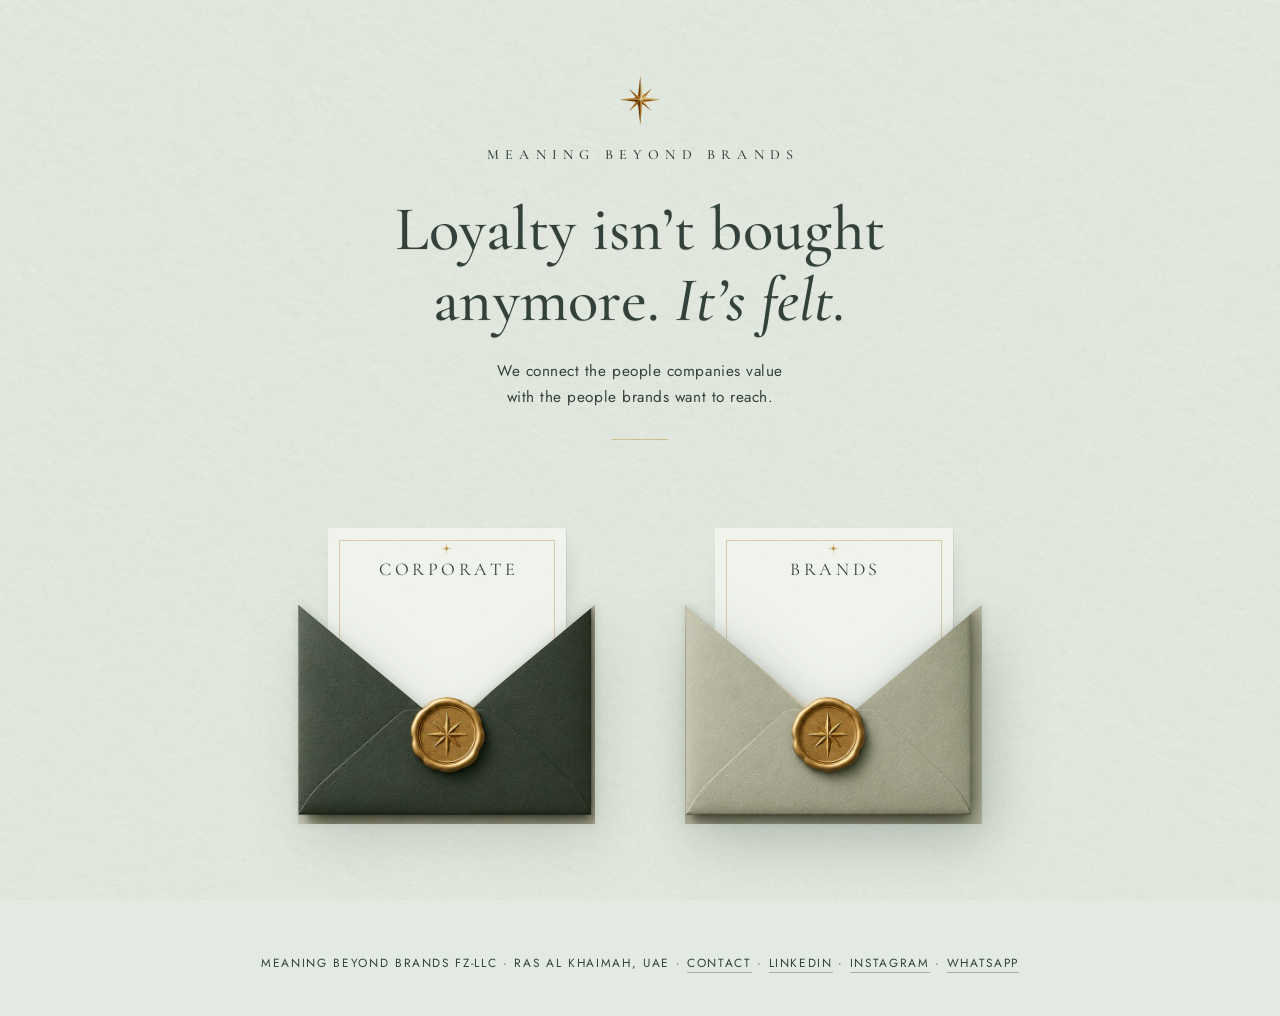
<file: index.html>
<!DOCTYPE html>
<html lang="en">
<head>
  <meta charset="utf-8" />
  <meta name="viewport" content="width=device-width, initial-scale=1" />
  <title>Meaning Beyond Brands</title>
  <meta name="description" content="Loyalty isn’t bought anymore. It’s felt. We connect the people companies value with the people brands want to reach." />

  <link rel="preconnect" href="https://fonts.googleapis.com" />
  <link rel="preconnect" href="https://fonts.gstatic.com" crossorigin />
  <!-- Cormorant Garamond weights extended to 500 (+ matching italics) for the
       hero: the correction brief asks for 400/500 weights that the original
       300/400/600 list did not contain. Same CDN, same families. -->
  <link href="https://fonts.googleapis.com/css2?family=Cormorant+Garamond:ital,wght@0,300;0,400;0,500;0,600;1,300;1,400;1,500&family=Jost:wght@300;400;500;600&display=swap" rel="stylesheet" />

  <link rel="stylesheet" href="style.css" />
</head>
<!-- theme-landing carries Landing's texture settings now that style.css drives
     the paper grain from theme variables shared with corporate/brands. -->
<body class="theme-landing">

  <main class="page">

    <header class="hero">
      <!-- TODO: swap placeholder art once final transparent-background assets land.
           mbb-star-logo.png still has a white studio background; it is cropped to the
           star and composited with mix-blend-mode: multiply. See .hero__star in style.css. -->
      <span class="hero__star" aria-hidden="true">
        <img src="Assets/Brand/mbb-star-logo-web.png" alt="" />
      </span>

      <p class="hero__wordmark">Meaning Beyond Brands</p>

      <h1 class="hero__headline">
        Loyalty isn’t bought anymore. <em>It’s felt.</em>
      </h1>

      <p class="hero__lede">
        We connect the people companies value with the people brands want to reach.
      </p>

      <span class="hero__rule" aria-hidden="true"></span>
    </header>

    <nav class="gateway" aria-label="Choose your side">

      <a class="invitation invitation--corporate" href="corporate.html">
        <span class="invitation__stage">

          <span class="invitation__card">
            <span class="invitation__copy">
              <svg class="invitation__ornament" viewBox="0 0 24 24" aria-hidden="true" focusable="false">
                <polygon points="12,1 12.69,10.34 16.38,7.62 13.66,11.31 23,12 13.66,12.69 16.38,16.38 12.69,13.66 12,23 11.31,13.66 7.62,16.38 10.34,12.69 1,12 10.34,11.31 7.62,7.62 11.31,10.34" />
              </svg>
              <span class="invitation__title">Corporate</span>
              <span class="invitation__reveal">Discover rewards designed to be remembered.</span>
            </span>
          </span>

          <span class="invitation__envelope" aria-hidden="true">
            <span class="invitation__envelope-art">
              <img src="Assets/envelope-pair-corporate-brands.jpg" alt="" />
            </span>
          </span>

          <!-- The wax seal straddles the envelope's opening, so it is drawn as
               its own top layer rather than being sliced by the envelope's
               silhouette. Position measured from the source art — see --seal-*
               in style.css. -->
          <span class="invitation__seal" aria-hidden="true">
            <img src="Assets/envelope-pair-corporate-brands.jpg" alt="" />
          </span>

        </span>
      </a>

      <a class="invitation invitation--brands" href="brands.html">
        <span class="invitation__stage">

          <span class="invitation__card">
            <span class="invitation__copy">
              <svg class="invitation__ornament" viewBox="0 0 24 24" aria-hidden="true" focusable="false">
                <polygon points="12,1 12.69,10.34 16.38,7.62 13.66,11.31 23,12 13.66,12.69 16.38,16.38 12.69,13.66 12,23 11.31,13.66 7.62,16.38 10.34,12.69 1,12 10.34,11.31 7.62,7.62 11.31,10.34" />
              </svg>
              <span class="invitation__title">Brands</span>
              <span class="invitation__reveal">Discover a more meaningful way to reach the right people.</span>
            </span>
          </span>

          <span class="invitation__envelope" aria-hidden="true">
            <span class="invitation__envelope-art">
              <img src="Assets/envelope-pair-corporate-brands.jpg" alt="" />
            </span>
          </span>

          <!-- The wax seal straddles the envelope's opening, so it is drawn as
               its own top layer rather than being sliced by the envelope's
               silhouette. Position measured from the source art — see --seal-*
               in style.css. -->
          <span class="invitation__seal" aria-hidden="true">
            <img src="Assets/envelope-pair-corporate-brands.jpg" alt="" />
          </span>

        </span>
      </a>

    </nav>

  </main>

  <footer class="footer">
    <!-- "Ras Al Khaimah" corrected from "Dubai" per MBB-V2-SHARED-ARCHITECTURE
         section 8, which resolves this for Landing as well as the theme pages.
         Legal links omitted until Privacy/Terms pages actually exist, per the
         2026-08-07 decision in COPY-NEEDED.md: no "#" placeholders. -->
    <p>
      Meaning Beyond Brands FZ-LLC
      <span aria-hidden="true">·</span> Ras Al Khaimah, UAE
      <span aria-hidden="true">·</span> <a href="mailto:hello@meaningbeyondbrands.com">Contact</a>
      <span aria-hidden="true">·</span> <a href="https://www.linkedin.com/company/meaning-beyond-brands/" target="_blank" rel="noopener noreferrer">LinkedIn</a>
      <span aria-hidden="true">·</span> <a href="https://www.instagram.com/meaningbeyondbrands" target="_blank" rel="noopener noreferrer">Instagram</a>
      <span aria-hidden="true">·</span> <a href="https://wa.me/971585903249" target="_blank" rel="noopener noreferrer">WhatsApp</a>
    </p>
  </footer>

  <script src="script.js"></script>
</body>
</html>
</file>
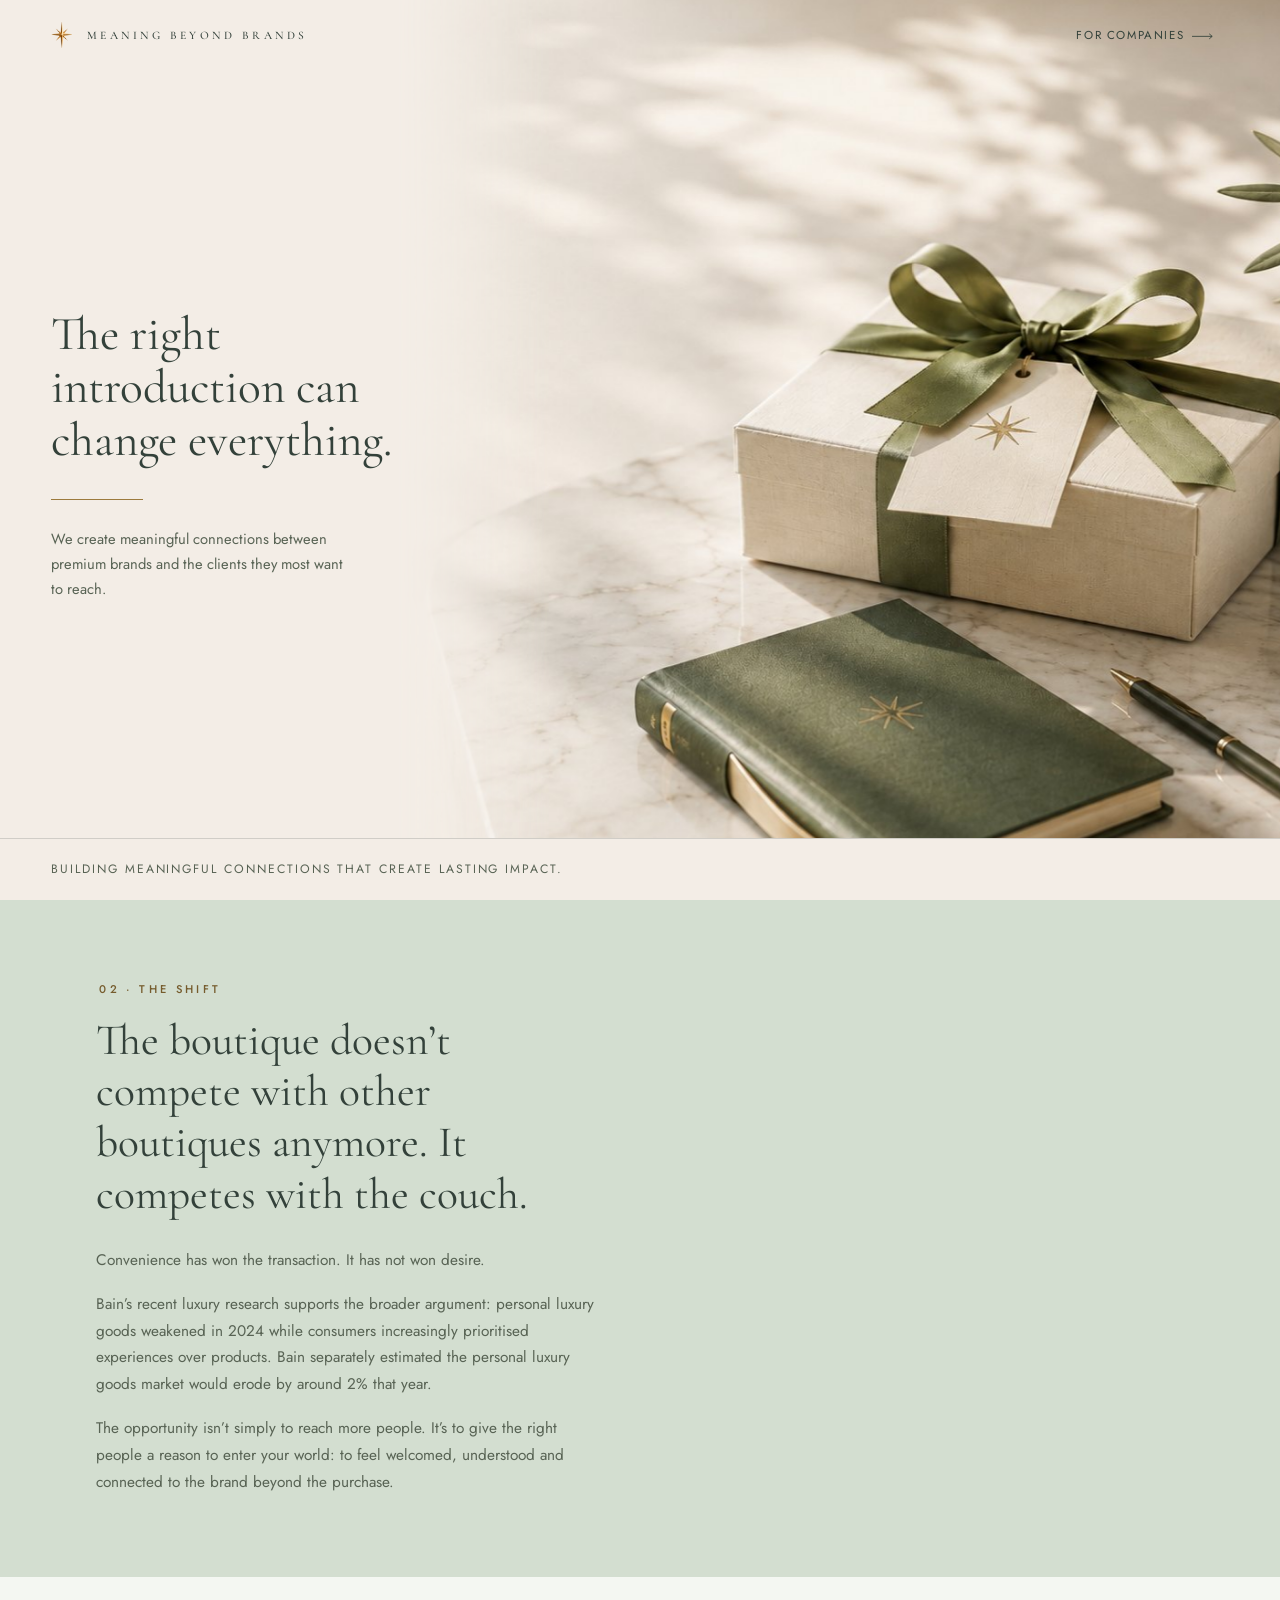
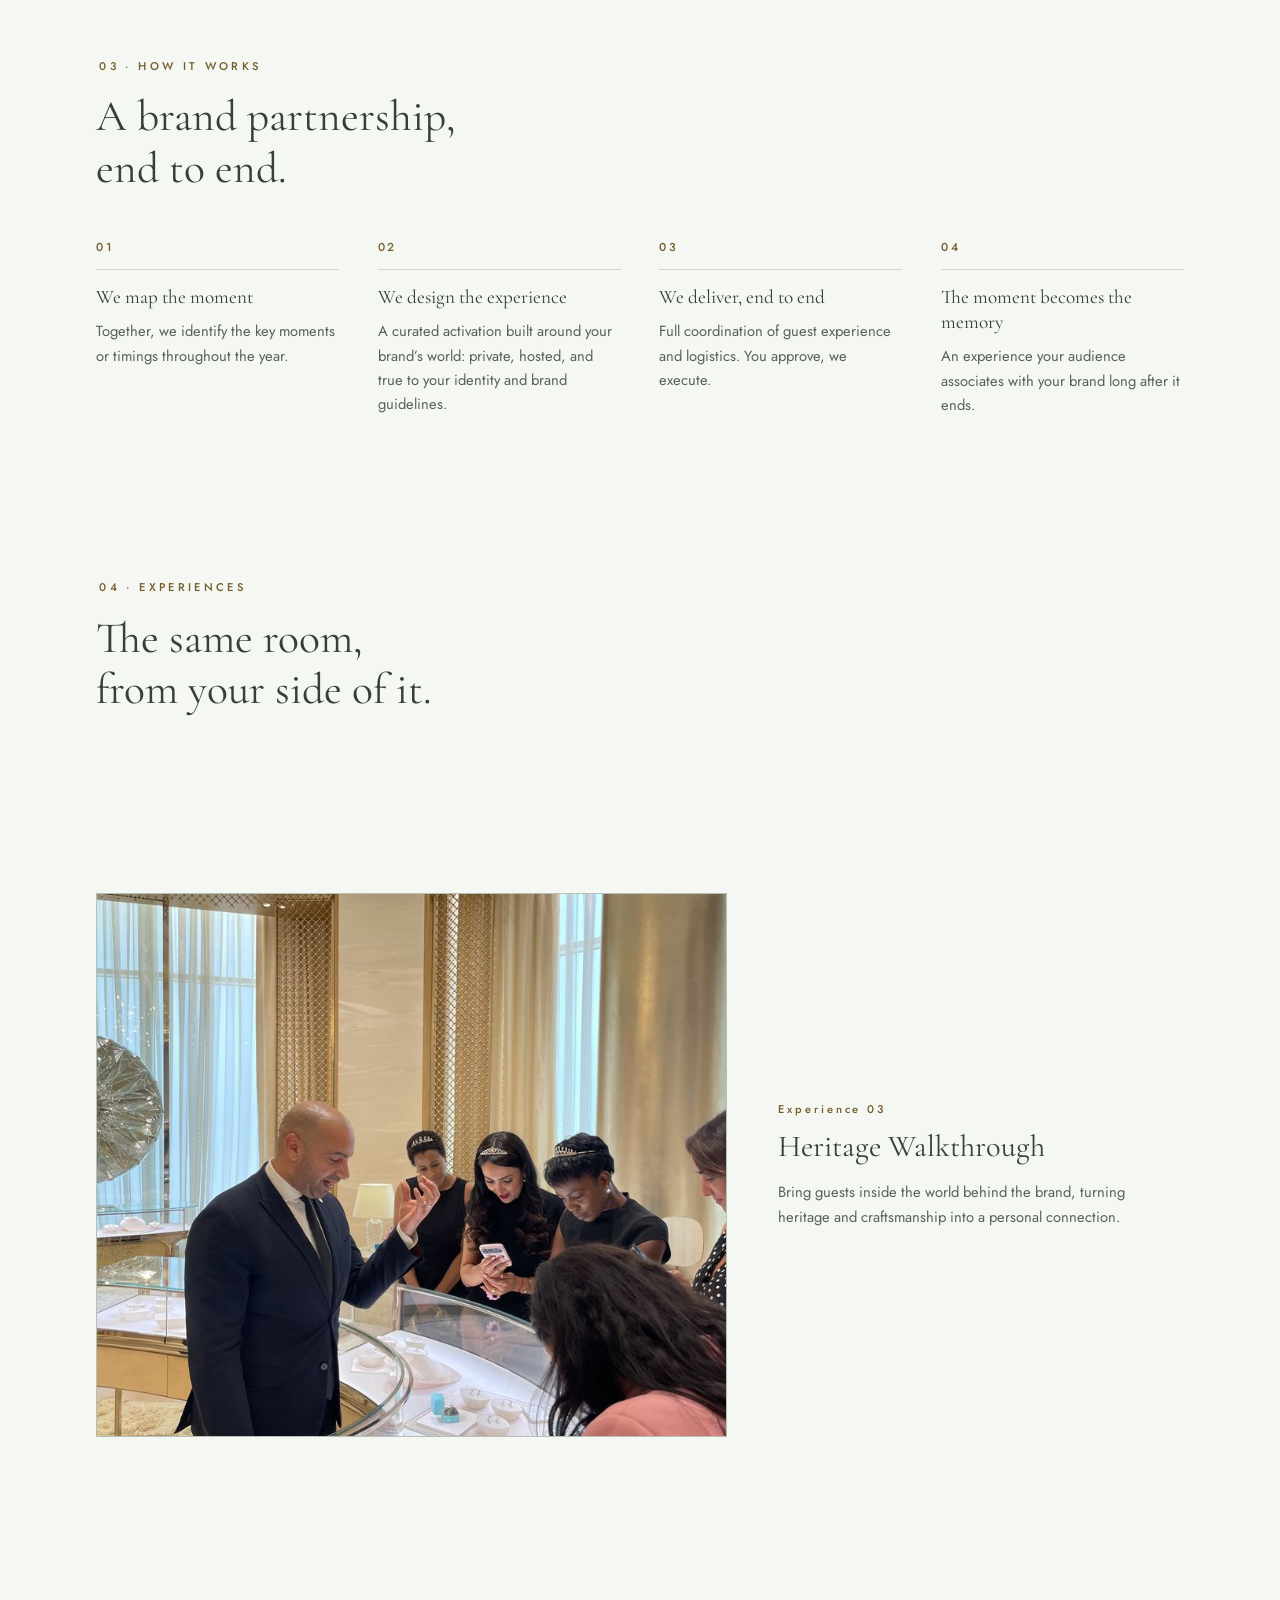
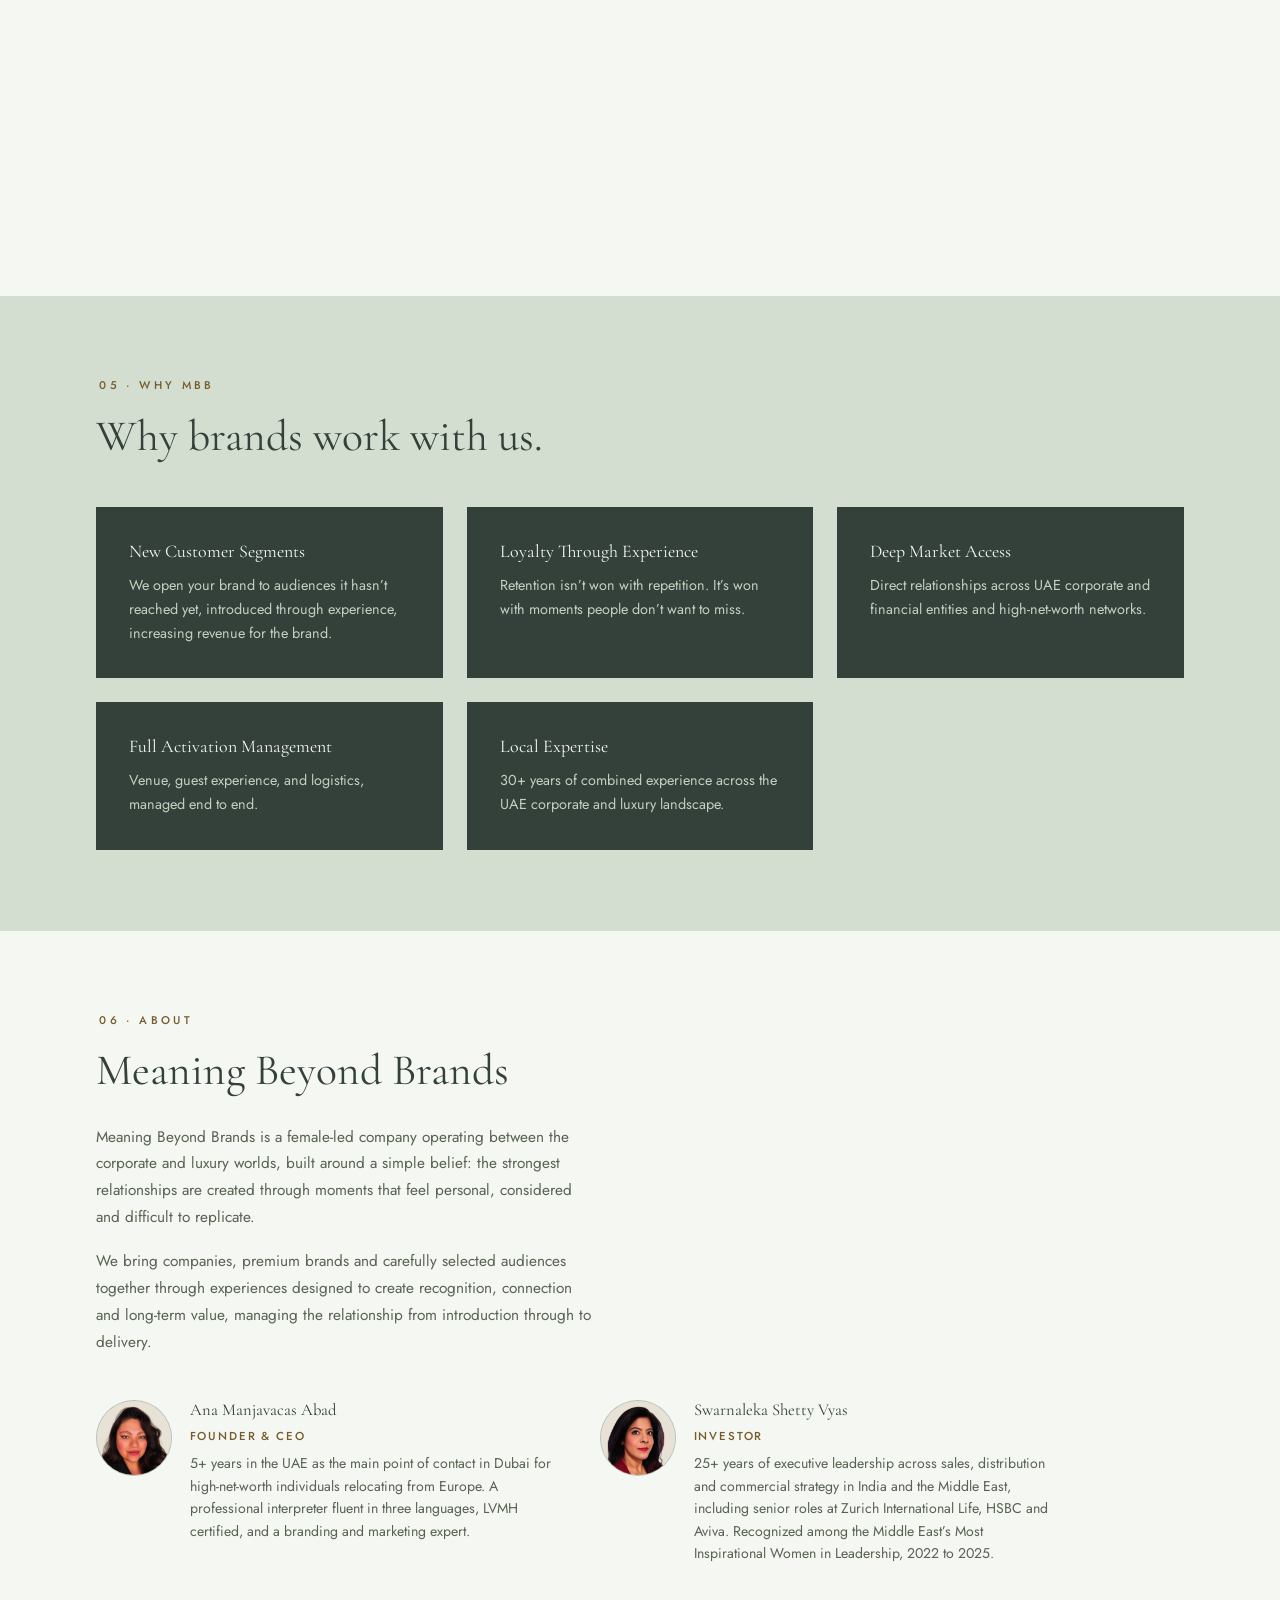
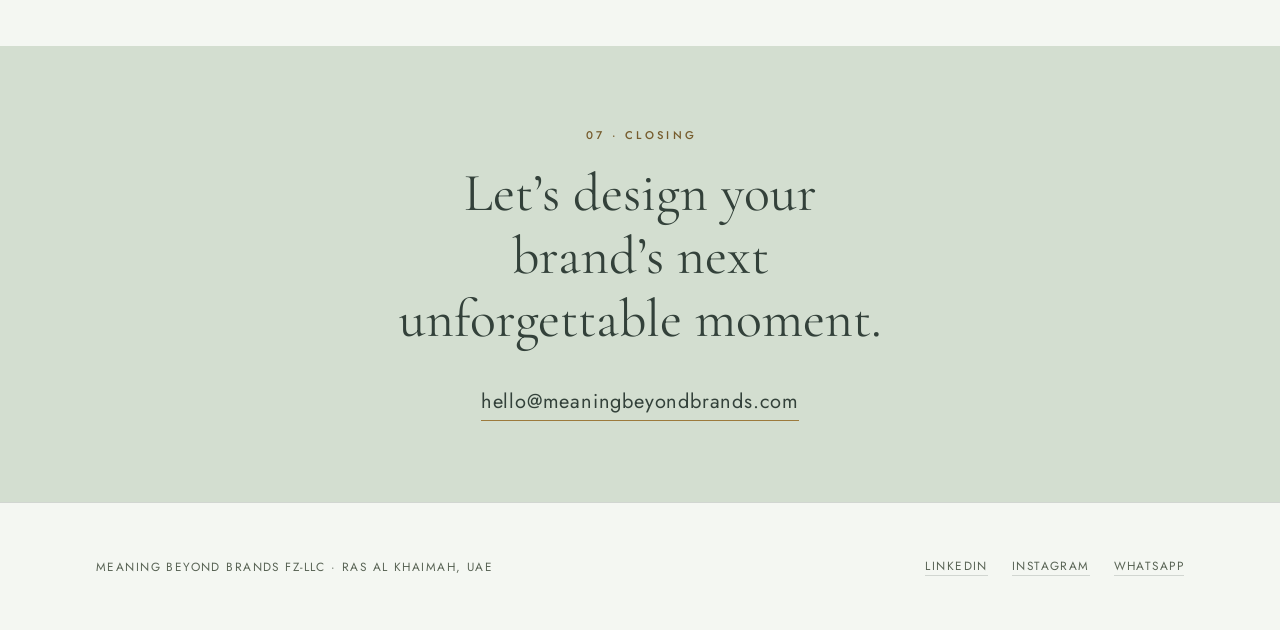
<file: brands.html>
<!DOCTYPE html>
<html lang="en">
<head>
  <meta charset="utf-8" />
  <meta name="viewport" content="width=device-width, initial-scale=1" />
  <title>For Luxury Brands &middot; Meaning Beyond Brands</title>
  <meta name="description" content="The right introduction can change everything. We create meaningful connections between premium brands and the clients they most want to reach." />

  <link rel="preconnect" href="https://fonts.googleapis.com" />
  <link rel="preconnect" href="https://fonts.gstatic.com" crossorigin />
  <!-- Same extended Cormorant list index.html uses (adds 500 + matching
       italics). One stylesheet serves all three pages, so all three need the
       same weights available. -->
  <link href="https://fonts.googleapis.com/css2?family=Cormorant+Garamond:ital,wght@0,300;0,400;0,500;0,600;1,300;1,400;1,500&family=Jost:wght@300;400;500;600&display=swap" rel="stylesheet" />

  <link rel="stylesheet" href="style.css" />
</head>
<body class="theme-brands">

  <a class="skip-link" href="#main">Skip to content</a>

  <!-- ===== Persistent header ============================================
       Exactly two elements at every breakpoint. No hamburger, no menu. -->
  <header class="site-header">
    <a class="site-header__brand" href="index.html">
      <!-- TODO: swap placeholder art once final transparent-background assets land. -->
      <span class="site-header__star" aria-hidden="true">
        <img src="Assets/Brand/mbb-star-logo-web.png" alt="" />
      </span>
      <span class="site-header__wordmark">Meaning Beyond Brands</span>
    </a>
    <!-- The arrow is drawn rather than typed: Jost has no U+2192, and the
         fallback glyph renders as a bare shaft with no head. -->
    <a class="site-header__switch" href="corporate.html">For Companies<svg class="site-header__arrow" viewBox="0 0 26 8" aria-hidden="true" focusable="false"><path d="M0 4h24M20.5 1L24 4l-3.5 3" fill="none" stroke="currentColor" stroke-width="1" /></svg></a>
  </header>

  <main id="main">

    <!-- ===== 01 Hero ===================================================
         Split panel: the approved photograph is the background of the whole
         hero, with a solid text panel layered over the blank area composed into
         the left of the plate. Every word is real HTML text; nothing is baked
         into the image. Desktop uses the landscape plate, mobile the portrait
         one. Both paths live in style.css as --hero-photo / --hero-photo-portrait. -->
    <section class="page-hero" aria-labelledby="hero-title">
      <div class="page-hero__panel">
        <div class="page-hero__panel-inner">
          <h1 class="page-hero__headline" id="hero-title">
            <span class="line"><span>The right</span></span>
            <span class="line"><span>introduction can</span></span>
            <span class="line"><span>change everything.</span></span>
          </h1>

          <span class="page-hero__rule" aria-hidden="true"></span>

          <p class="page-hero__support">
            We create meaningful connections between premium brands and the
            clients they most want to reach.
          </p>
        </div>
      </div>

      <!-- The photograph is painted from CSS so its path lives in exactly one
           place: --hero-photo in style.css. role/aria-label carry what alt
           text used to. -->
      <div class="page-hero__photo" role="img"
           aria-label="A ribboned Meaning Beyond Brands gift box and leather journal on marble.">
        <span class="page-hero__photo-layer"></span>
      </div>

      <p class="page-hero__closing">Building meaningful connections that create lasting impact.</p>
    </section>

    <!-- ===== 02 The Shift ============================================== -->
    <section class="section section--alt" aria-labelledby="shift-title">
      <div class="section__inner">
        <span class="section__eyebrow">02 &middot; The Shift</span>
        <h2 class="section__title" id="shift-title">
          The boutique doesn&rsquo;t compete with other boutiques anymore.
          It competes with the couch.
        </h2>
        <p class="section__lede">
          Convenience has won the transaction. It has not won desire.
        </p>
        <p class="section__lede">
          Bain&rsquo;s recent luxury research supports the broader argument:
          personal luxury goods weakened in 2024 while consumers increasingly
          prioritised experiences over products. Bain separately estimated the
          personal luxury goods market would erode by around 2% that year.
        </p>
        <p class="section__lede">
          The opportunity isn&rsquo;t simply to reach more people. It&rsquo;s to
          give the right people a reason to enter your world: to feel welcomed,
          understood and connected to the brand beyond the purchase.
        </p>
      </div>
    </section>

    <!-- ===== 03 How It Works =========================================== -->
    <section class="section" aria-labelledby="how-title">
      <div class="section__inner">
        <span class="section__eyebrow">03 &middot; How It Works</span>
        <h2 class="section__title" id="how-title">A brand partnership, end to end.</h2>

        <ol class="steps">
          <li class="step">
            <h3 class="step__title">We map the moment</h3>
            <p class="step__body">Together, we identify the key moments or timings throughout the year.</p>
          </li>
          <li class="step">
            <h3 class="step__title">We design the experience</h3>
            <p class="step__body">A curated activation built around your brand&rsquo;s world: private, hosted, and true to your identity and brand guidelines.</p>
          </li>
          <li class="step">
            <h3 class="step__title">We deliver, end to end</h3>
            <p class="step__body">Full coordination of guest experience and logistics. You approve, we execute.</p>
          </li>
          <li class="step">
            <h3 class="step__title">The moment becomes the memory</h3>
            <p class="step__body">An experience your audience associates with your brand long after it ends.</p>
          </li>
        </ol>
      </div>
    </section>

    <!-- ===== 04 Experiences: the sticky gallery (WOW 2) =================
         Same three images Corporate uses, described from the brand's side.
         Names, order and captions are final.
         Images are the real extracted files in Assets/Experiences/. -->
    <section class="section" aria-labelledby="exp-title">
      <div class="section__inner">
        <span class="section__eyebrow">04 &middot; Experiences</span>
        <h2 class="section__title" id="exp-title">The same room, from your side of it.</h2>
      </div>

      <div class="gallery__scroll">
        <div class="gallery__sticky">
          <div class="section__inner">
            <div class="gallery__states">

              <article class="gallery__state is-active" data-index="0">
                <figure class="gallery__figure">
                  <img src="Assets/Experiences/gifting-suite.jpg" alt="A gift box of curated confections, opened and presented at the table." loading="lazy" />
                </figure>
                <div class="gallery__text">
                  <span class="gallery__index">Experience 01</span>
                  <h3 class="gallery__name">Curated Gifting Suite</h3>
                  <p class="gallery__caption">
                    A tactile introduction to your brand, placing product and
                    story directly into the hands of a carefully selected
                    audience.
                  </p>
                </div>
              </article>

              <article class="gallery__state" data-index="1">
                <figure class="gallery__figure">
                  <img src="Assets/Experiences/private-breakfast.jpg" alt="A private hosted breakfast table set for guests." loading="lazy" />
                </figure>
                <div class="gallery__text">
                  <span class="gallery__index">Experience 02</span>
                  <h3 class="gallery__name">Private Breakfast</h3>
                  <p class="gallery__caption">
                    A private setting for genuine conversation with potential
                    clients, away from the noise of a conventional campaign.
                  </p>
                </div>
              </article>

              <article class="gallery__state" data-index="2">
                <figure class="gallery__figure">
                  <img src="Assets/Experiences/heritage-walkthrough.jpg" alt="A jewellery boutique showroom, guests guided through the display cases." loading="lazy" />
                </figure>
                <div class="gallery__text">
                  <span class="gallery__index">Experience 03</span>
                  <h3 class="gallery__name">Heritage Walkthrough</h3>
                  <p class="gallery__caption">
                    Bring guests inside the world behind the brand, turning
                    heritage and craftsmanship into a personal connection.
                  </p>
                </div>
              </article>

            </div>
          </div>
        </div>

        <div class="gallery__cues" aria-hidden="true">
          <div class="gallery__cue" data-index="0"></div>
          <div class="gallery__cue" data-index="1"></div>
          <div class="gallery__cue" data-index="2"></div>
        </div>
      </div>
    </section>

    <!-- ===== 05 Why MBB ================================================
         Five cards, final and locked. "Backed by the Data" is dropped from the
         reference draft's six: it is not a customer benefit, the Bain point
         already lives in 02 The Shift, and a citation-dependent card would
         date quickly. "Deep Market Access" stands as its own card. -->
    <section class="section section--alt" aria-labelledby="why-title">
      <div class="section__inner">
        <span class="section__eyebrow">05 &middot; Why MBB</span>
        <h2 class="section__title" id="why-title">Why brands work with us.</h2>

        <div class="reasons">
          <article class="reason">
            <h3 class="reason__title">New Customer Segments</h3>
            <p class="reason__body">We open your brand to audiences it hasn&rsquo;t reached yet, introduced through experience, increasing revenue for the brand.</p>
          </article>
          <article class="reason">
            <h3 class="reason__title">Loyalty Through Experience</h3>
            <p class="reason__body">Retention isn&rsquo;t won with repetition. It&rsquo;s won with moments people don&rsquo;t want to miss.</p>
          </article>
          <article class="reason">
            <h3 class="reason__title">Deep Market Access</h3>
            <p class="reason__body">Direct relationships across UAE corporate and financial entities and high-net-worth networks.</p>
          </article>
          <article class="reason">
            <h3 class="reason__title">Full Activation Management</h3>
            <p class="reason__body">Venue, guest experience, and logistics, managed end to end.</p>
          </article>
          <article class="reason">
            <h3 class="reason__title">Local Expertise</h3>
            <p class="reason__body">30+ years of combined experience across the UAE corporate and luxury landscape.</p>
          </article>
        </div>
      </div>
    </section>

    <!-- ===== 06 About MBB ==============================================
         BYTE-FOR-BYTE IDENTICAL TO THE SAME BLOCK IN corporate.html.
         Roles updated 2026-09-07: Ana is Founder and CEO, Swarnaleka is
         Investor. Bios are unchanged. Ana is listed first because founder
         precedes investor now that the two roles differ. -->
    <section class="section" aria-labelledby="about-title">
      <div class="section__inner">
        <span class="section__eyebrow">06 &middot; About</span>
        <h2 class="section__title" id="about-title">Meaning Beyond Brands</h2>
        <p class="section__lede">
          Meaning Beyond Brands is a female-led company operating between the
          corporate and luxury worlds, built around a simple belief: the
          strongest relationships are created through moments that feel
          personal, considered and difficult to replicate.
        </p>
        <p class="section__lede">
          We bring companies, premium brands and carefully selected audiences
          together through experiences designed to create recognition, connection
          and long-term value, managing the relationship from introduction
          through to delivery.
        </p>

        <div class="founders">
          <div class="founder">
            <span class="founder__portrait">
              <img src="Assets/About/founder-ana-manjavacas-abad.jpg" alt="" loading="lazy" />
            </span>
            <div>
              <h3 class="founder__name">Ana Manjavacas Abad</h3>
              <p class="founder__role">Founder &amp; CEO</p>
              <p class="founder__bio">5+ years in the UAE as the main point of contact in Dubai for high-net-worth individuals relocating from Europe. A professional interpreter fluent in three languages, LVMH certified, and a branding and marketing expert.</p>
            </div>
          </div>
          <div class="founder">
            <span class="founder__portrait">
              <img src="Assets/About/founder-swarnaleka-shetty-vyas.jpg" alt="" loading="lazy" />
            </span>
            <div>
              <h3 class="founder__name">Swarnaleka Shetty Vyas</h3>
              <p class="founder__role">Investor</p>
              <p class="founder__bio">25+ years of executive leadership across sales, distribution and commercial strategy in India and the Middle East, including senior roles at Zurich International Life, HSBC and Aviva. Recognized among the Middle East&rsquo;s Most Inspirational Women in Leadership, 2022 to 2025.</p>
            </div>
          </div>
        </div>
      </div>
    </section>

    <!-- ===== 07 Closing ================================================ -->
    <section class="section section--alt closing" aria-labelledby="closing-title">
      <div class="section__inner">
        <span class="section__eyebrow">07 &middot; Closing</span>
        <h2 class="section__title" id="closing-title">Let&rsquo;s design your brand&rsquo;s next unforgettable moment.</h2>
        <a class="closing__contact" href="mailto:hello@meaningbeyondbrands.com">hello@meaningbeyondbrands.com</a>
      </div>
    </section>

  </main>

  <!-- ===== Footer ======================================================
       No legal links until Privacy/Terms pages actually exist.
       Social links open in a new tab so the visitor keeps the site; rel
       guards against reverse-tabnabbing. The Instagram URL is the canonical
       profile, with the app's ?igsi= share token stripped, and WhatsApp uses
       the wa.me click-to-chat form of +971 58 590 3249. -->
  <footer class="site-footer">
    <div class="site-footer__inner">
      <p>Meaning Beyond Brands FZ-LLC &middot; Ras Al Khaimah, UAE</p>
      <p class="site-footer__links">
        <a href="https://www.linkedin.com/company/meaning-beyond-brands/" target="_blank" rel="noopener noreferrer">LinkedIn</a>
        <a href="https://www.instagram.com/meaningbeyondbrands" target="_blank" rel="noopener noreferrer">Instagram</a>
        <a href="https://wa.me/971585903249" target="_blank" rel="noopener noreferrer">WhatsApp</a>
      </p>
    </div>
  </footer>

  <script src="script.js"></script>
</body>
</html>
</file>
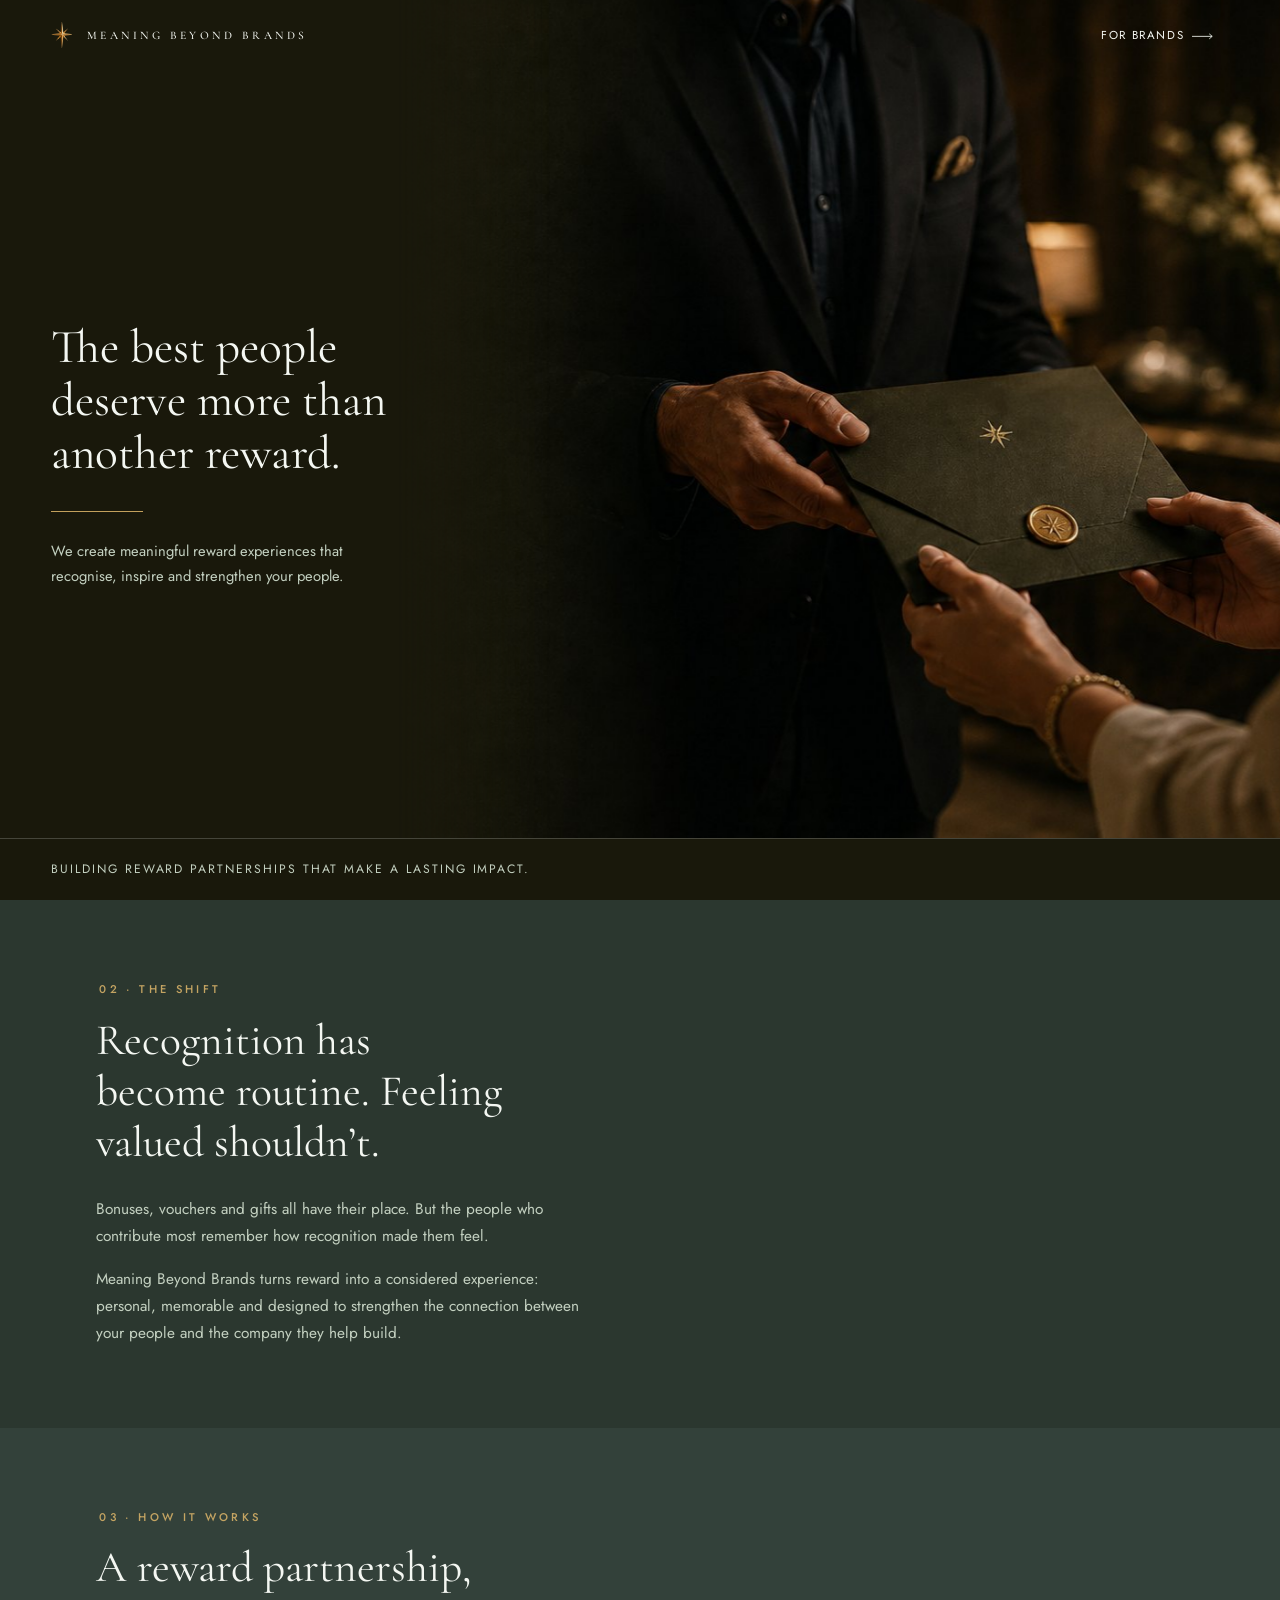
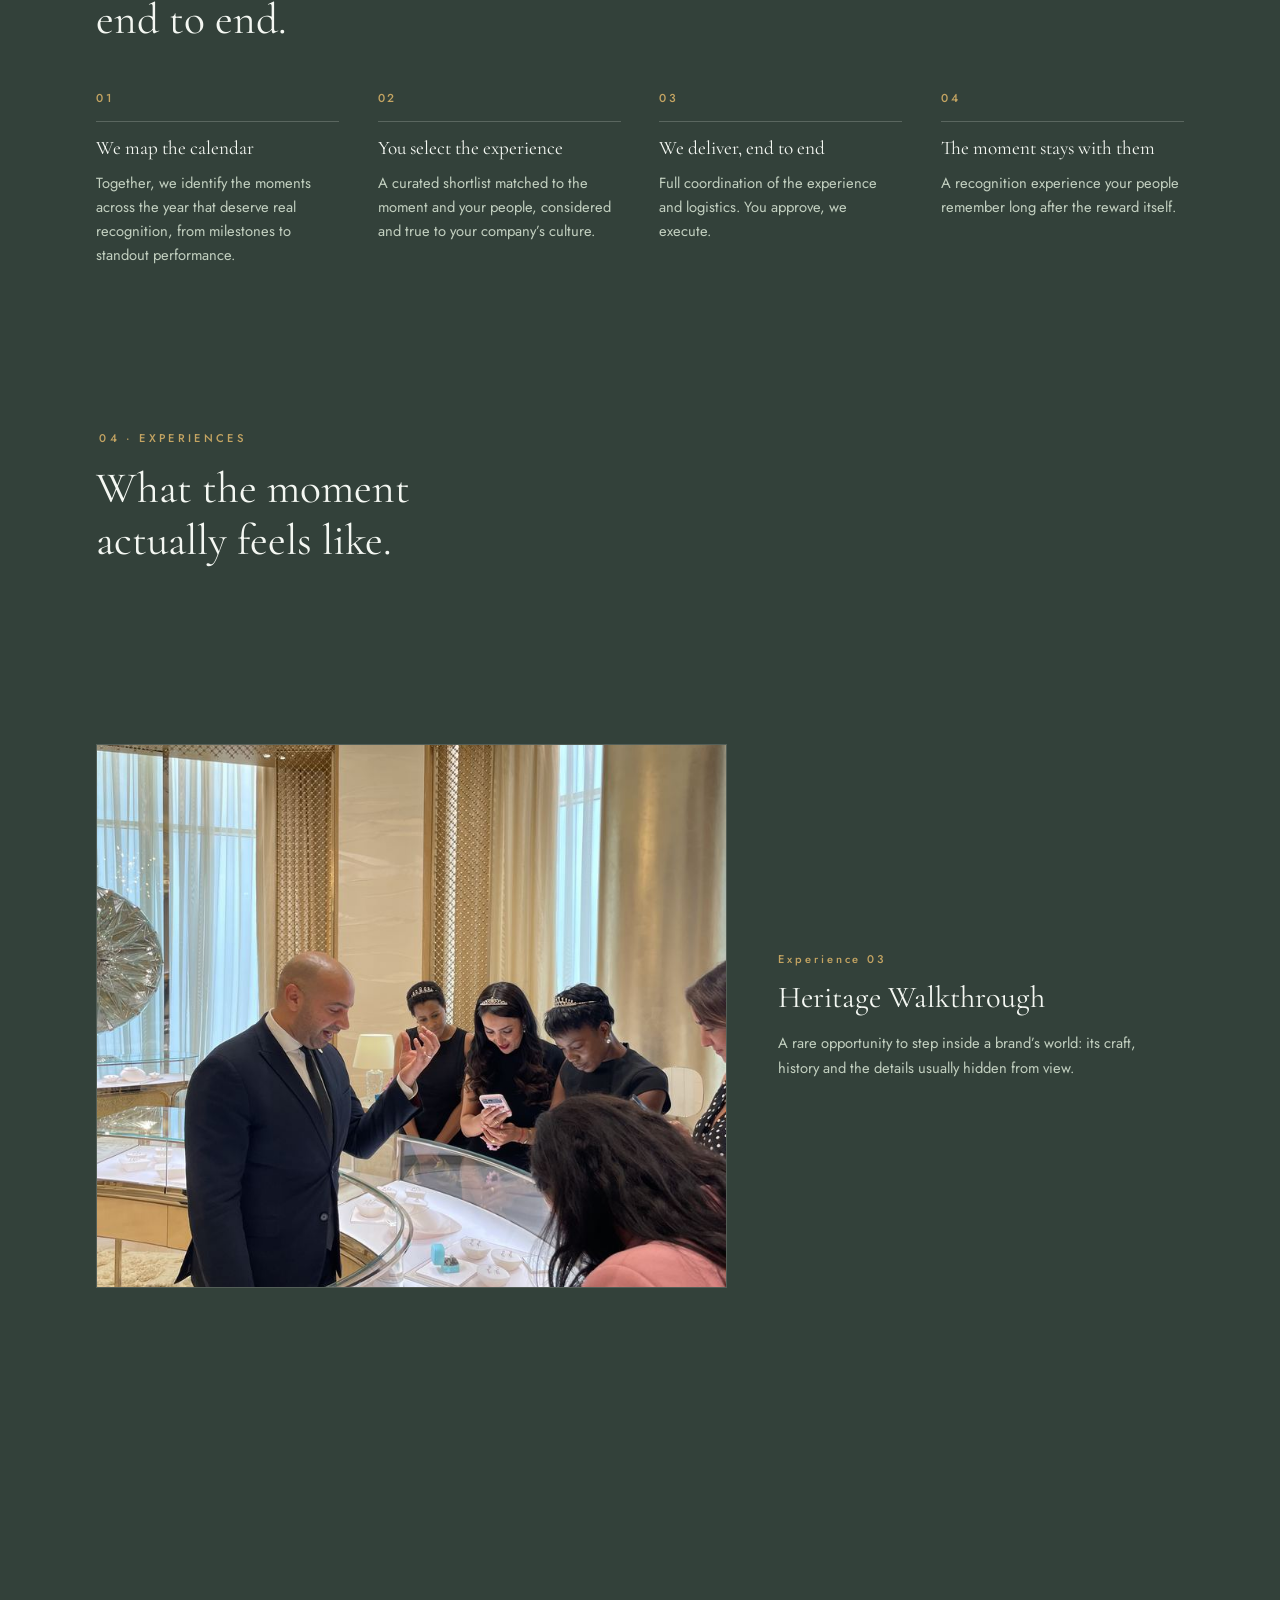
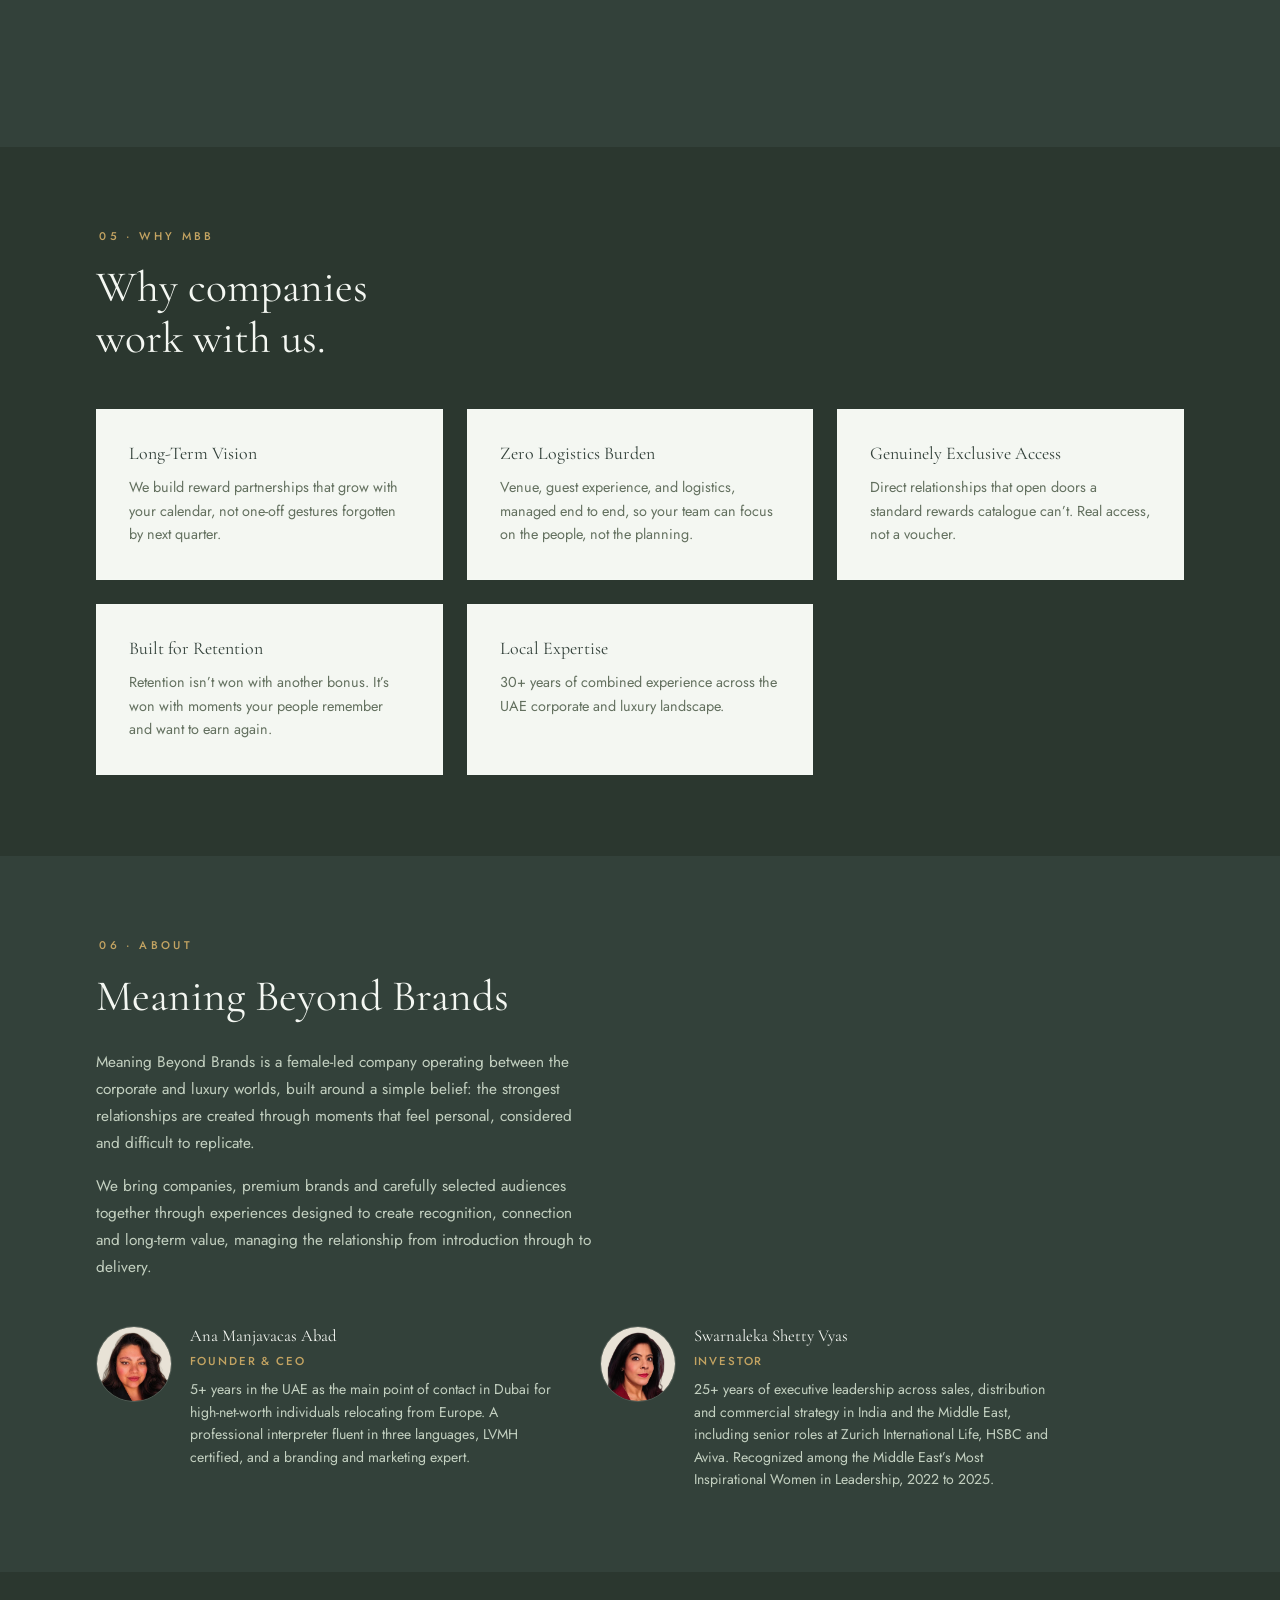
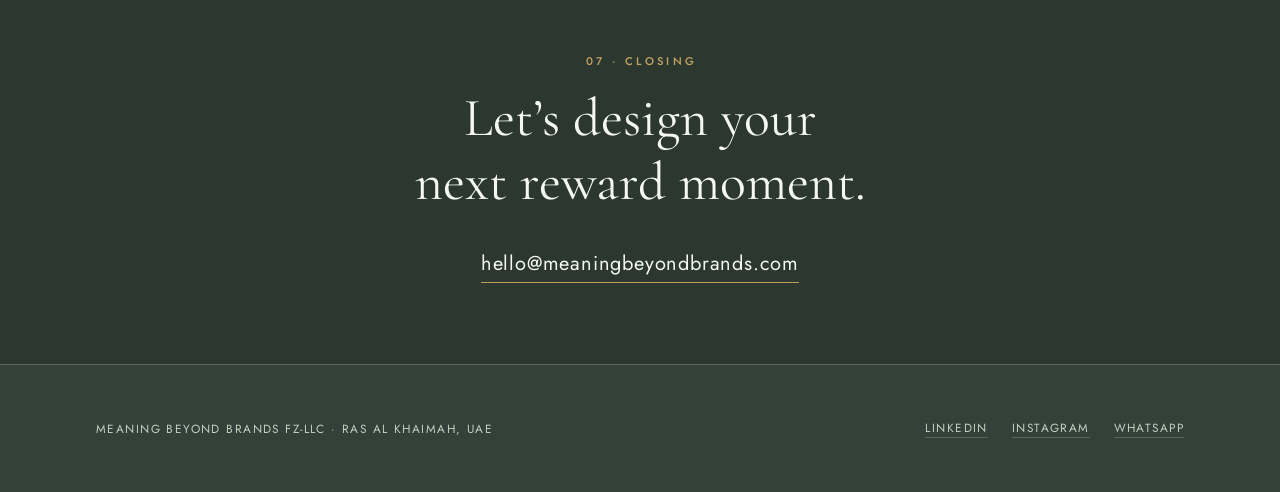
<file: corporate.html>
<!DOCTYPE html>
<html lang="en">
<head>
  <meta charset="utf-8" />
  <meta name="viewport" content="width=device-width, initial-scale=1" />
  <title>Corporate &middot; Meaning Beyond Brands</title>
  <meta name="description" content="The best people deserve more than another reward. We create meaningful reward experiences that recognise, inspire and strengthen your people." />

  <link rel="preconnect" href="https://fonts.googleapis.com" />
  <link rel="preconnect" href="https://fonts.gstatic.com" crossorigin />
  <!-- Same extended Cormorant list index.html uses (adds 500 + matching
       italics). One stylesheet serves all three pages, so all three need the
       same weights available. -->
  <link href="https://fonts.googleapis.com/css2?family=Cormorant+Garamond:ital,wght@0,300;0,400;0,500;0,600;1,300;1,400;1,500&family=Jost:wght@300;400;500;600&display=swap" rel="stylesheet" />

  <link rel="stylesheet" href="style.css" />
</head>
<body class="theme-corporate">

  <a class="skip-link" href="#main">Skip to content</a>

  <!-- ===== Persistent header ============================================
       Exactly two elements at every breakpoint. No hamburger, no menu. -->
  <header class="site-header">
    <a class="site-header__brand" href="index.html">
      <!-- TODO: swap placeholder art once final transparent-background assets land. -->
      <span class="site-header__star" aria-hidden="true">
        <img src="Assets/Brand/mbb-star-logo-web.png" alt="" />
      </span>
      <span class="site-header__wordmark">Meaning Beyond Brands</span>
    </a>
    <!-- The arrow is drawn rather than typed: Jost has no U+2192, and the
         fallback glyph renders as a bare shaft with no head. -->
    <a class="site-header__switch" href="brands.html">For Brands<svg class="site-header__arrow" viewBox="0 0 26 8" aria-hidden="true" focusable="false"><path d="M0 4h24M20.5 1L24 4l-3.5 3" fill="none" stroke="currentColor" stroke-width="1" /></svg></a>
  </header>

  <main id="main">

    <!-- ===== 01 Hero ===================================================
         Split panel: the approved photograph is the background of the whole
         hero, with a solid text panel layered over the blank area composed into
         the left of the plate. Every word is real HTML text; nothing is baked
         into the image. Desktop uses the landscape plate, mobile the portrait
         one. Both paths live in style.css as --hero-photo / --hero-photo-portrait. -->
    <section class="page-hero" aria-labelledby="hero-title">
      <div class="page-hero__panel">
        <div class="page-hero__panel-inner">
          <h1 class="page-hero__headline" id="hero-title">
            <span class="line"><span>The best people</span></span>
            <span class="line"><span>deserve more than</span></span>
            <span class="line"><span>another reward.</span></span>
          </h1>

          <span class="page-hero__rule" aria-hidden="true"></span>

          <p class="page-hero__support">
            We create meaningful reward experiences that recognise, inspire and
            strengthen your people.
          </p>
        </div>
      </div>

      <!-- The photograph is painted from CSS so its path lives in exactly one
           place: --hero-photo in style.css. role/aria-label carry what alt
           text used to. -->
      <div class="page-hero__photo" role="img"
           aria-label="Two people exchanging a wax-sealed Meaning Beyond Brands envelope.">
        <span class="page-hero__photo-layer"></span>
      </div>

      <p class="page-hero__closing">Building reward partnerships that make a lasting impact.</p>
    </section>

    <!-- ===== 02 The Shift ============================================== -->
    <section class="section section--alt" aria-labelledby="shift-title">
      <div class="section__inner">
        <span class="section__eyebrow">02 &middot; The Shift</span>
        <h2 class="section__title" id="shift-title">
          Recognition has become routine. Feeling valued shouldn&rsquo;t.
        </h2>
        <p class="section__lede">
          Bonuses, vouchers and gifts all have their place. But the people who
          contribute most remember how recognition made them feel.
        </p>
        <p class="section__lede">
          Meaning Beyond Brands turns reward into a considered experience:
          personal, memorable and designed to strengthen the connection between
          your people and the company they help build.
        </p>
      </div>
    </section>

    <!-- ===== 03 How It Works =========================================== -->
    <section class="section" aria-labelledby="how-title">
      <div class="section__inner">
        <span class="section__eyebrow">03 &middot; How It Works</span>
        <h2 class="section__title" id="how-title">A reward partnership, end to end.</h2>

        <ol class="steps">
          <li class="step">
            <h3 class="step__title">We map the calendar</h3>
            <p class="step__body">Together, we identify the moments across the year that deserve real recognition, from milestones to standout performance.</p>
          </li>
          <li class="step">
            <h3 class="step__title">You select the experience</h3>
            <p class="step__body">A curated shortlist matched to the moment and your people, considered and true to your company&rsquo;s culture.</p>
          </li>
          <li class="step">
            <h3 class="step__title">We deliver, end to end</h3>
            <p class="step__body">Full coordination of the experience and logistics. You approve, we execute.</p>
          </li>
          <li class="step">
            <h3 class="step__title">The moment stays with them</h3>
            <p class="step__body">A recognition experience your people remember long after the reward itself.</p>
          </li>
        </ol>
      </div>
    </section>

    <!-- ===== 04 Experiences: the sticky gallery (WOW 2) =================
         Names, order and captions are final. Order runs tangible, hosted,
         immersive. These captions are the recipient's side.
         Images are the real extracted files in Assets/Experiences/. -->
    <section class="section" aria-labelledby="exp-title">
      <div class="section__inner">
        <span class="section__eyebrow">04 &middot; Experiences</span>
        <h2 class="section__title" id="exp-title">What the moment actually feels like.</h2>
      </div>

      <div class="gallery__scroll">
        <div class="gallery__sticky">
          <div class="section__inner">
            <div class="gallery__states">

              <article class="gallery__state is-active" data-index="0">
                <figure class="gallery__figure">
                  <img src="Assets/Experiences/gifting-suite.jpg" alt="A gift box of curated confections, opened and presented at the table." loading="lazy" />
                </figure>
                <div class="gallery__text">
                  <span class="gallery__index">Experience 01</span>
                  <h3 class="gallery__name">Curated Gifting Suite</h3>
                  <p class="gallery__caption">
                    A considered reward, chosen and presented with care. It feels
                    personal, not routine.
                  </p>
                </div>
              </article>

              <article class="gallery__state" data-index="1">
                <figure class="gallery__figure">
                  <img src="Assets/Experiences/private-breakfast.jpg" alt="A private hosted breakfast table set for guests." loading="lazy" />
                </figure>
                <div class="gallery__text">
                  <span class="gallery__index">Experience 02</span>
                  <h3 class="gallery__name">Private Breakfast</h3>
                  <p class="gallery__caption">
                    An intimate hosted experience that gives your people access,
                    attention and a story worth remembering.
                  </p>
                </div>
              </article>

              <article class="gallery__state" data-index="2">
                <figure class="gallery__figure">
                  <img src="Assets/Experiences/heritage-walkthrough.jpg" alt="A jewellery boutique showroom, guests guided through the display cases." loading="lazy" />
                </figure>
                <div class="gallery__text">
                  <span class="gallery__index">Experience 03</span>
                  <h3 class="gallery__name">Heritage Walkthrough</h3>
                  <p class="gallery__caption">
                    A rare opportunity to step inside a brand&rsquo;s world: its
                    craft, history and the details usually hidden from view.
                  </p>
                </div>
              </article>

            </div>
          </div>
        </div>

        <div class="gallery__cues" aria-hidden="true">
          <div class="gallery__cue" data-index="0"></div>
          <div class="gallery__cue" data-index="1"></div>
          <div class="gallery__cue" data-index="2"></div>
        </div>
      </div>
    </section>

    <!-- ===== 05 Why MBB ================================================ -->
    <section class="section section--alt" aria-labelledby="why-title">
      <div class="section__inner">
        <span class="section__eyebrow">05 &middot; Why MBB</span>
        <h2 class="section__title" id="why-title">Why companies work with us.</h2>

        <div class="reasons">
          <article class="reason">
            <h3 class="reason__title">Long-Term Vision</h3>
            <p class="reason__body">We build reward partnerships that grow with your calendar, not one-off gestures forgotten by next quarter.</p>
          </article>
          <article class="reason">
            <h3 class="reason__title">Zero Logistics Burden</h3>
            <p class="reason__body">Venue, guest experience, and logistics, managed end to end, so your team can focus on the people, not the planning.</p>
          </article>
          <article class="reason">
            <h3 class="reason__title">Genuinely Exclusive Access</h3>
            <p class="reason__body">Direct relationships that open doors a standard rewards catalogue can&rsquo;t. Real access, not a voucher.</p>
          </article>
          <article class="reason">
            <h3 class="reason__title">Built for Retention</h3>
            <p class="reason__body">Retention isn&rsquo;t won with another bonus. It&rsquo;s won with moments your people remember and want to earn again.</p>
          </article>
          <article class="reason">
            <h3 class="reason__title">Local Expertise</h3>
            <p class="reason__body">30+ years of combined experience across the UAE corporate and luxury landscape.</p>
          </article>
        </div>
      </div>
    </section>

    <!-- ===== 06 About MBB ==============================================
         BYTE-FOR-BYTE IDENTICAL TO THE SAME BLOCK IN brands.html.
         Roles updated 2026-09-07: Ana is Founder and CEO, Swarnaleka is
         Investor. Bios are unchanged. Ana is listed first because founder
         precedes investor now that the two roles differ. -->
    <section class="section" aria-labelledby="about-title">
      <div class="section__inner">
        <span class="section__eyebrow">06 &middot; About</span>
        <h2 class="section__title" id="about-title">Meaning Beyond Brands</h2>
        <p class="section__lede">
          Meaning Beyond Brands is a female-led company operating between the
          corporate and luxury worlds, built around a simple belief: the
          strongest relationships are created through moments that feel
          personal, considered and difficult to replicate.
        </p>
        <p class="section__lede">
          We bring companies, premium brands and carefully selected audiences
          together through experiences designed to create recognition, connection
          and long-term value, managing the relationship from introduction
          through to delivery.
        </p>

        <div class="founders">
          <div class="founder">
            <span class="founder__portrait">
              <img src="Assets/About/founder-ana-manjavacas-abad.jpg" alt="" loading="lazy" />
            </span>
            <div>
              <h3 class="founder__name">Ana Manjavacas Abad</h3>
              <p class="founder__role">Founder &amp; CEO</p>
              <p class="founder__bio">5+ years in the UAE as the main point of contact in Dubai for high-net-worth individuals relocating from Europe. A professional interpreter fluent in three languages, LVMH certified, and a branding and marketing expert.</p>
            </div>
          </div>
          <div class="founder">
            <span class="founder__portrait">
              <img src="Assets/About/founder-swarnaleka-shetty-vyas.jpg" alt="" loading="lazy" />
            </span>
            <div>
              <h3 class="founder__name">Swarnaleka Shetty Vyas</h3>
              <p class="founder__role">Investor</p>
              <p class="founder__bio">25+ years of executive leadership across sales, distribution and commercial strategy in India and the Middle East, including senior roles at Zurich International Life, HSBC and Aviva. Recognized among the Middle East&rsquo;s Most Inspirational Women in Leadership, 2022 to 2025.</p>
            </div>
          </div>
        </div>
      </div>
    </section>

    <!-- ===== 07 Closing ================================================ -->
    <section class="section section--alt closing" aria-labelledby="closing-title">
      <div class="section__inner">
        <span class="section__eyebrow">07 &middot; Closing</span>
        <h2 class="section__title" id="closing-title">Let&rsquo;s design your next reward moment.</h2>
        <a class="closing__contact" href="mailto:hello@meaningbeyondbrands.com">hello@meaningbeyondbrands.com</a>
      </div>
    </section>

  </main>

  <!-- ===== Footer ======================================================
       No legal links until Privacy/Terms pages actually exist.
       Social links open in a new tab so the visitor keeps the site; rel
       guards against reverse-tabnabbing. The Instagram URL is the canonical
       profile, with the app's ?igsi= share token stripped, and WhatsApp uses
       the wa.me click-to-chat form of +971 58 590 3249. -->
  <footer class="site-footer">
    <div class="site-footer__inner">
      <p>Meaning Beyond Brands FZ-LLC &middot; Ras Al Khaimah, UAE</p>
      <p class="site-footer__links">
        <a href="https://www.linkedin.com/company/meaning-beyond-brands/" target="_blank" rel="noopener noreferrer">LinkedIn</a>
        <a href="https://www.instagram.com/meaningbeyondbrands" target="_blank" rel="noopener noreferrer">Instagram</a>
        <a href="https://wa.me/971585903249" target="_blank" rel="noopener noreferrer">WhatsApp</a>
      </p>
    </div>
  </footer>

  <script src="script.js"></script>
</body>
</html>
</file>
<file: style.css>
/* ==========================================================================
   Meaning Beyond Brands — shared stylesheet
   Serves three pages: index.html (Landing / invitation gateway),
   corporate.html and brands.html (the seven-section theme pages).
   Self-contained: every asset referenced here lives inside ./Assets/

   Layout of this file:
     1. Palette + Landing (unchanged from the original build)
     2. Theme system — .theme-landing / .theme-corporate / .theme-brands
     3. Shared components for the theme pages
     4. Motion + reduced-motion fallbacks
   ========================================================================== */

:root {
  /* Approved palette */
  --dark-olive: #33413A;
  --body-green: #63705F;
  --muted-gold: #B8934A;
  --dark-gold:  #9C7A3C;
  --bg-sage:    #E2EAE2;
  --card-sage:  #D3DED0;
  --ivory:      #F4F7F2;

  /* Lighting. One source, soft, upper-left: every cast shadow on the page
     offsets to the lower-right. The only exception is the contact shadow the
     envelope mouth casts back onto the card, which is occlusion, not light. */
  --shadow-tint: 51, 65, 58;

  /* Motion — slow, "expensive", never springy */
  --ease-invitation: cubic-bezier(0.22, 1, 0.36, 1);
  --dur-rise: 900ms;
  --dur-fade: 620ms;

  /* Master scale for the invitation objects. Both invitations are driven from
     this single value, so they can never drift apart in size. */
  --env-w: min(26vw, 33vh, 320px);
}

/* --------------------------------------------------------------------------
   Reset / page
   -------------------------------------------------------------------------- */

*,
*::before,
*::after { box-sizing: border-box; }

html {
  -webkit-text-size-adjust: 100%;
  background-color: var(--bg-sage);
}

/* The theme pages own their page colour. :has() only paints the overscroll
   gutter behind <body>; where it is unsupported the body background below
   still covers everything that is actually on screen. */
html:has(.theme-corporate) { background-color: #33413A; }
html:has(.theme-brands)    { background-color: #F4F7F2; }

body {
  margin: 0;
  color: var(--body-green);
  font-family: "Jost", system-ui, sans-serif;
  font-weight: 300;
  -webkit-font-smoothing: antialiased;
}

/* The page reads as a quiet field first and a texture second. The paper grain
   sits on its own layer at low opacity so it recedes behind the type instead
   of competing with it. All three pages share this one rule; only the opacity
   and blend mode change per theme, which is what lets the same sage texture
   sit correctly on ivory and on dark olive.
   TODO: swap placeholder art once final transparent-background assets land —
   the finer cotton-paper texture replaces the url() below and the opacity can
   then be raised, because a quieter grain no longer needs to be held back. */
body::before {
  content: "";
  position: fixed;
  inset: 0;
  z-index: -1;
  background-image: url("Assets/bg-paper-texture-sage.jpg");
  background-size: cover;
  background-position: center;
  opacity: var(--texture-opacity, 0.22);
  mix-blend-mode: var(--texture-blend, normal);
  pointer-events: none;
}

img { display: block; }

a { color: inherit; }

/* --------------------------------------------------------------------------
   Page shell — hero + gateway share the first viewport on desktop
   -------------------------------------------------------------------------- */

.page {
  min-height: 100vh;
  min-height: 100svh;
  display: flex;
  flex-direction: column;
  align-items: center;
  justify-content: center;
  gap: clamp(1.75rem, 4.5vh, 3.5rem);
  padding: clamp(2rem, 5vh, 4rem) clamp(1.25rem, 5vw, 4rem);
}

/* --------------------------------------------------------------------------
   Hero
   -------------------------------------------------------------------------- */

.hero {
  display: flex;
  flex-direction: column;
  align-items: center;
  text-align: center;
  max-width: 54rem;
}

/* The star mark is cropped out of the 1254 × 1254 source (star occupies
   x 217–1028, y 103–1105) and multiplied over the page so the white studio
   background disappears against the sage. */
.hero__star {
  position: relative;
  display: block;
  overflow: hidden;
  height: clamp(38px, 5.4vh, 60px);
  aspect-ratio: 811 / 1002;
  mix-blend-mode: multiply;
}

/* TODO: swap placeholder art once final transparent-background assets land.
   With a true cut-out star this whole block collapses to:
   .hero__star img { position: static; width: 100%; height: 100%; }
   and mix-blend-mode above can be removed. */
.hero__star img {
  position: absolute;
  width: 154.62%;
  height: 125.15%;
  left: -26.76%;
  top: -10.28%;
  max-width: none;
}

.hero__wordmark {
  margin: clamp(1rem, 2.4vh, 1.6rem) 0 0;
  font-family: "Cormorant Garamond", Georgia, serif;
  font-weight: 500;
  font-size: min(clamp(0.82rem, 1.1vw, 1.02rem), 2.2vh);
  letter-spacing: 0.44em;
  text-indent: 0.44em; /* cancels the trailing letter-space so the caps optically centre */
  text-transform: uppercase;
  color: var(--dark-olive);
}

/* The strongest text moment on the page. Weight 500 rather than 300 so the
   high-contrast stems hold up over the paper field; the hairline text-shadow
   is there to seat it on the stock, not to glow. */
.hero__headline {
  margin: clamp(1.4rem, 3.4vh, 2.4rem) 0 0;
  font-family: "Cormorant Garamond", Georgia, serif;
  font-weight: 500;
  /* The vh ceiling keeps the headline from growing the hero past the point
     where the invitations fall out of the first viewport on short screens. */
  font-size: min(clamp(2.15rem, 4.9vw, 3.95rem), 8.4vh);
  line-height: 1.14;
  letter-spacing: 0.004em;
  text-wrap: balance;
  color: var(--dark-olive);
  text-shadow: 0 1px 1px rgba(51, 65, 58, 0.10);
}

.hero__headline em {
  font-style: italic;
  font-weight: 500;
}

.hero__lede {
  margin: clamp(1rem, 2.4vh, 1.5rem) 0 0;
  max-width: 34em;
  font-size: min(clamp(0.92rem, 1.2vw, 1.08rem), 2.6vh);
  font-weight: 400;
  line-height: 1.7;
  letter-spacing: 0.035em;
  text-wrap: balance;
  color: var(--dark-olive);
}

/* Gold used only as a hairline detail */
.hero__rule {
  display: block;
  width: 56px;
  height: 1px;
  margin-top: clamp(1.4rem, 3.2vh, 2.4rem);
  background-color: var(--muted-gold);
  opacity: 0.5;
}

/* --------------------------------------------------------------------------
   Invitation gateway
   -------------------------------------------------------------------------- */

.gateway {
  display: flex;
  align-items: flex-end;      /* envelope bottoms share one baseline */
  justify-content: center;
  gap: clamp(2.5rem, 7vw, 7rem);
}

.invitation {
  /* ---- Geometry. Everything derives from --env-w so the two objects are
          guaranteed identical in scale. ---------------------------------- */
  --env-ratio: 0.7385;                                   /* envelope h ÷ w   */
  --env-h: calc(var(--env-w) * var(--env-ratio));
  --card-w: calc(var(--env-w) * 0.80);
  --card-h: calc(var(--env-w) * 0.72);                   /* the visible card */

  /* The card element is drawn taller than the card it represents. The surplus
     stays permanently inside the envelope, which is what keeps the card's
     bottom edge from appearing in the notch of the envelope front when it
     rises. Nothing below --card-h is ever on screen. */
  --card-tuck: calc(var(--env-w) * 0.22);
  --card-box-h: calc(var(--card-h) + var(--card-tuck));

  /* How much card shows above the envelope at rest, and how much further it
     rises on hover/focus (brief: 20–25% of the card's own height). */
  --card-rest: calc(var(--card-h) * 0.36);
  --card-lift: calc(var(--card-h) * 0.22);

  --card-bottom: calc(var(--env-h) + var(--card-rest) - var(--card-box-h));
  --stage-h: calc(var(--env-h) + var(--card-rest) + var(--card-lift));

  display: block;
  text-decoration: none;
  -webkit-tap-highlight-color: transparent;
}

.invitation__stage {
  position: relative;
  display: block;
  width: var(--env-w);
  height: var(--stage-h);
}

/* ---- Card layer (behind the envelope, the only thing that moves) -------- */

.invitation__card {
  position: absolute;
  left: 50%;
  bottom: var(--card-bottom);
  z-index: 1;
  width: var(--card-w);
  height: var(--card-box-h);
  margin-left: calc(var(--card-w) / -2);
  border-radius: 2px;
  background-color: var(--ivory);
  box-shadow:
    1px 1px 0 rgba(var(--shadow-tint), 0.09),
    4px 11px 22px -12px rgba(var(--shadow-tint), 0.32);
  font-size: max(11px, calc(var(--card-w) * 0.052));
  transform: translateY(0);
  transition:
    transform var(--dur-rise) var(--ease-invitation),
    box-shadow var(--dur-rise) var(--ease-invitation);
  will-change: transform;
}

/* TODO: swap placeholder art once final transparent-background assets land.
   The production card is blank artwork (paper texture + edge + optional fine
   gold rule). Until it exists the substrate is composed here in CSS so that the
   title and reveal copy can already be real HTML text. When the blank card PNG
   arrives, this becomes:
     .invitation__card { background-image: url("Assets/card-blank.png");
                         background-size: 100% 100%; }
   and the ::before / ::after rules below can be deleted.
   Note: Assets/card-corporate-closed.png and Assets/card-brands-closed.png are
   NOT used — their baked-in "Corporate"/"Brands" type would sit underneath the
   real HTML text. See the handover note. */
.invitation__card::before {
  content: "";
  position: absolute;
  inset: 0;
  border-radius: inherit;
  background-image: url("Assets/bg-paper-texture-sage.jpg");
  background-size: 190% auto;
  background-position: center;
  mix-blend-mode: multiply;
  opacity: 0.12;
}

/* Fine gold rule, inset — the one piece of gold on the card.
   Framed against --card-h (the visible card), not the tucked-in box. */
.invitation__card::after {
  content: "";
  position: absolute;
  top: calc(var(--card-h) * 0.055);
  bottom: 0;
  left: 4.5%;
  right: 4.5%;
  border: 1px solid rgba(184, 147, 74, 0.42);
  border-bottom: 0; /* the rule runs on down behind the envelope, never closes */
}

.invitation__copy {
  position: relative;
  z-index: 1;
  display: block;
  padding: 1.1em 1.4em 0;
  text-align: center;
}

.invitation__ornament {
  display: block;
  width: 1.05em;
  height: 1.05em;
  margin: 0 auto 0.45em;
  fill: var(--muted-gold);
}

.invitation__title {
  display: block;
  font-family: "Cormorant Garamond", Georgia, serif;
  font-weight: 400;
  font-size: 1.45em;
  line-height: 1.1;
  letter-spacing: 0.2em;
  text-indent: 0.2em; /* cancels the trailing letter-space so the caps optically centre */
  text-transform: uppercase;
  color: var(--dark-olive);
}

.invitation__reveal {
  display: block;
  margin-top: 0.85em;
  font-family: "Jost", system-ui, sans-serif;
  font-weight: 400;
  font-size: 0.92em;
  line-height: 1.5;
  letter-spacing: 0.03em;
  text-wrap: balance;
  color: var(--body-green);
  opacity: 0;
  transition: opacity var(--dur-fade) var(--ease-invitation);
}

/* ---- Envelope layer (foreground, never moves) --------------------------- */

.invitation__envelope {
  position: absolute;
  left: 0;
  bottom: 0;
  z-index: 2;
  width: 100%;
  height: var(--env-h);
  /* drop-shadow lives on the unclipped wrapper so the silhouette casts it.
     First: the soft bed that sits the whole object on the page, offset to the
     lower-right. Second: the tight contact shadow the envelope mouth throws
     back onto the card behind it, which is what stops the card reading as a
     rectangle pasted on top. */
  filter:
    drop-shadow(7px 16px 28px rgba(var(--shadow-tint), 0.15))
    drop-shadow(0 -2px 4px rgba(var(--shadow-tint), 0.16));
}

.invitation__envelope-art {
  position: absolute;
  inset: 0;
  overflow: hidden;
  clip-path: var(--env-clip);
}

.invitation__envelope img {
  position: absolute;
  width: var(--env-img-w);
  height: var(--env-img-h);
  left: var(--env-img-x);
  top: var(--env-img-y);
  max-width: none;
}

/* TODO: swap placeholder art once final transparent-background assets land.
   Both envelope fronts are currently cropped out of the reference pair shot and
   clipped to the front-panel silhouette, which is why the crop/clip variables
   exist. With the real standalone transparent PNGs, point the two <img src="">
   attributes in index.html at the new files and each block below reduces to:
     --env-img-w: 100%; --env-img-h: 100%; --env-img-x: 0; --env-img-y: 0;
     --env-clip: none;
   plus --env-ratio above set to the new artwork's height ÷ width.
   Nothing else changes. */
.invitation--corporate {
  /* crop box in source px: x 107–757, y 400–880 of a 1536 × 1024 image */
  --env-img-w: 236.31%;
  --env-img-h: 213.33%;
  --env-img-x: -16.46%;
  --env-img-y: -83.33%;
  --env-clip: polygon(0 0, 50% 56.25%, 100% 0, 100% 100%, 0 100%);
  /* seal measured at centre (433, 680), Ø 158px in the source */
  --seal-cx: 0.5015;
  --seal-cy: 0.5833;
  --seal-d: calc(var(--env-w) * 0.2431);
  --seal-img-x: -224.05%;
}

.invitation--brands {
  /* crop box in source px: x 779–1429, y 400–880 — identical box size, so the
     two envelopes render at exactly the same geometry */
  --env-img-w: 236.31%;
  --env-img-h: 213.33%;
  --env-img-x: -119.85%;
  --env-img-y: -83.33%;
  --env-clip: polygon(0 0, 50% 56.25%, 100% 0, 100% 100%, 0 100%);
  /* seal measured at centre (1091.5, 680), Ø 158px in the source */
  --seal-cx: 0.4808;
  --seal-cy: 0.5833;
  --seal-d: calc(var(--env-w) * 0.2431);
  --seal-img-x: -640.82%;
  /* The light envelope reads lighter than the dark one at identical pixel
     size, so it carries a fractionally deeper shadow to even out the weight. */
}

.invitation--brands .invitation__envelope {
  filter:
    drop-shadow(7px 16px 30px rgba(var(--shadow-tint), 0.24))
    drop-shadow(0 -2px 4px rgba(var(--shadow-tint), 0.16));
}

/* ---- Wax seal -----------------------------------------------------------
   In the artwork the seal sits across the envelope's opening, so the front
   panel's silhouette cuts straight through it. It is therefore lifted out as
   its own layer above the envelope: a circular window onto the same source
   image, positioned and sized from the seal's measured bounding box, carrying
   the soft contact shadow that seats it on the paper.
   TODO: swap placeholder art once final transparent-background assets land —
   if the new envelope PNG contains a properly resolved, uncropped seal, delete
   this element and its markup entirely. */
.invitation__seal {
  position: absolute;
  z-index: 3;
  width: var(--seal-d);
  height: var(--seal-d);
  left: calc(var(--env-w) * var(--seal-cx) - var(--seal-d) / 2);
  top: calc(
    var(--stage-h) - var(--env-h)
    + var(--env-h) * var(--seal-cy)
    - var(--seal-d) / 2
  );
  border-radius: 50%;
  overflow: hidden;
  box-shadow: 3px 6px 12px rgba(var(--shadow-tint), 0.26);
  pointer-events: none;
}

.invitation__seal img {
  position: absolute;
  width: 972.15%;
  height: 648.10%;
  left: var(--seal-img-x);
  top: -380.38%;
  max-width: none;
}

/* --------------------------------------------------------------------------
   Interaction states — hover, focus, press all share one raised treatment
   -------------------------------------------------------------------------- */

@media (hover: hover) {
  .invitation:hover .invitation__card {
    transform: translateY(calc(var(--card-lift) * -1));
    box-shadow:
      1px 1px 0 rgba(var(--shadow-tint), 0.11),
      7px 21px 32px -16px rgba(var(--shadow-tint), 0.40);
  }

  .invitation:hover .invitation__reveal { opacity: 1; }
}

.invitation:focus-visible .invitation__card,
.invitation:active .invitation__card {
  transform: translateY(calc(var(--card-lift) * -1));
  box-shadow:
    1px 1px 0 rgba(var(--shadow-tint), 0.11),
    7px 21px 32px -16px rgba(var(--shadow-tint), 0.40);
}

.invitation:focus-visible .invitation__reveal,
.invitation:active .invitation__reveal { opacity: 1; }

/* Visible focus ring, deliberately distinct from hover */
.invitation:focus { outline: none; }

.invitation:focus-visible .invitation__stage {
  outline: 1px solid var(--dark-gold);
  outline-offset: 14px;
}

/* --------------------------------------------------------------------------
   Reduced motion — no rise, no tilt. The card simply rests in its raised
   position so the reveal copy is legible without any animation.
   -------------------------------------------------------------------------- */

@media (prefers-reduced-motion: reduce) {
  .invitation {
    --card-rest: calc(var(--card-h) * 0.58);
    --card-lift: 0px;
  }

  .invitation__card,
  .invitation__reveal { transition: none; }

  .invitation__reveal { opacity: 1; }
}

/* --------------------------------------------------------------------------
   Footer — quiet, below the fold
   -------------------------------------------------------------------------- */

.footer {
  padding: clamp(2rem, 6vh, 3.5rem) 1.5rem clamp(2rem, 5vh, 3rem);
  text-align: center;
}

/* Quiet by size and tracking, not by washing the colour out — at 0.75 opacity
   over the paper field this fell to 2.73:1, well under AA for text this small. */
.footer p {
  margin: 0;
  font-size: 0.74rem;
  font-weight: 400;
  letter-spacing: 0.14em;
  text-transform: uppercase;
  color: var(--dark-olive);
}

.footer a {
  color: inherit;
  text-decoration: none;
  border-bottom: 1px solid rgba(51, 65, 58, 0.35);
  padding-bottom: 1px;
  transition: border-color 240ms ease;
}

.footer a:hover,
.footer a:focus-visible { border-bottom-color: var(--dark-gold); }

/* --------------------------------------------------------------------------
   Narrow screens — the two invitations stack; the page is allowed to scroll
   -------------------------------------------------------------------------- */

@media (max-width: 760px) {
  :root { --env-w: min(68vw, 300px); }

  .page {
    justify-content: flex-start;
    padding-top: clamp(2.5rem, 8vh, 4rem);
  }

  .gateway {
    flex-direction: column;
    align-items: center;
    gap: clamp(2rem, 6vh, 3rem);
  }
}

/* ==========================================================================
   2. THEME SYSTEM
   Every shared component below reads only these variables, never a raw hex,
   so Corporate and Brands are the same components with the palette inverted.
   ========================================================================== */

.theme-landing {
  --texture-opacity: 0.22;
  --texture-blend: normal;
}

.theme-corporate {
  --surface:        #33413A;          /* primary page background — dark olive */
  --surface-alt:    #2B372F;          /* deeper olive — secondary sections    */
  --surface-card:   #F4F7F2;          /* ivory cards                          */
  --card-ink:       #33413A;
  --card-ink-soft:  #63705F;
  --ink:            #F4F7F2;          /* main text — ivory                    */
  --ink-soft:       #C3D0C0;
  --rule:           rgba(244, 247, 242, 0.20);
  /* Two golds, because one cannot do both jobs. --accent is the decorative
     hairline/outline gold; --accent-text is the one small label copy is set
     in, tuned to clear 4.5:1 on both this theme's surfaces. */
  --accent:         #C2A05C;
  --accent-text:    #C4A462;
  /* ---- Hero photography ------------------------------------------------
     TODO: swap for a different or higher-resolution set if one arrives. These
     four lines are the whole swap: nothing in the markup names an image.
     This is real, approved photography with the blank text panel composed into
     the art, so the full file is used as the hero background rather than being
     cropped. --hero-panel is sampled from that blank area so the solid text
     panel matches the plate exactly.
     The .jpg files are optimised exports of the supplied
     Assets/Hero/hero-corporate-candidate-*.png masters, identical dimensions,
     roughly 94% smaller. The PNG masters are kept untouched as the source. */
  --hero-photo:          url("Assets/Hero/hero-corporate-split.jpg");
  --hero-photo-portrait: url("Assets/Hero/hero-corporate-portrait.jpg");
  --hero-panel:          #19180B;

  /* The other side of the exchange, for the header switch link hover state */
  --inverse-surface: #F4F7F2;
  --inverse-ink:     #33413A;

  --glint-rgb: 244, 247, 242;
  --texture-opacity: 0.10;
  --texture-blend: overlay;
}

.theme-brands {
  --surface:        #F4F7F2;          /* primary page background — ivory      */
  --surface-alt:    #D3DED0;          /* sage — secondary sections            */
  --surface-card:   #33413A;          /* olive cards                          */
  --card-ink:       #F4F7F2;
  --card-ink-soft:  #C3D0C0;
  --ink:            #33413A;
  /* Darker than the base #63705F: on the sage secondary surface that value
     measured 3.77:1, under AA for body copy. */
  --ink-soft:       #586354;
  --rule:           rgba(51, 65, 58, 0.18);
  /* #9C7A3C reads as gold but only reaches 2.87:1 on sage, so it stays on
     hairlines and outlines while label copy uses the darker --accent-text. */
  --accent:         #9C7A3C;
  --accent-text:    #765C2D;
  /* TODO: swap for a different or higher-resolution set if one arrives.
     Same technique as Corporate above; exports of
     Assets/Hero/hero-brands-candidate-split.png and -v2.png. */
  --hero-photo:          url("Assets/Hero/hero-brands-split.jpg");
  --hero-photo-portrait: url("Assets/Hero/hero-brands-portrait.jpg");
  --hero-panel:          #F3EDE6;

  --inverse-surface: #33413A;
  --inverse-ink:     #F4F7F2;

  --glint-rgb: 51, 65, 58;
  --texture-opacity: 0.18;
  --texture-blend: multiply;
}

.theme-corporate,
.theme-brands {
  background-color: var(--surface);
  color: var(--ink);
}

/* ==========================================================================
   3. SHARED COMPONENTS (Corporate + Brands)
   ========================================================================== */

/* Both resets are wrapped in :where() so they carry zero specificity and any
   component class beats them. Written as plain `.theme-corporate h3` these are
   class+type selectors, which outrank a single class: that silently zeroed
   `.section__lede`'s top margin and, before that, painted the card titles
   ivory on an ivory card. Headings also take `inherit` rather than --ink, so a
   heading picks up the colour of whatever surface it sits on. */
:where(.theme-corporate, .theme-brands) :is(h1, h2, h3) {
  font-family: "Cormorant Garamond", Georgia, serif;
  font-weight: 400;
  margin: 0;
  color: inherit;
}

:where(.theme-corporate, .theme-brands) p { margin: 0; }

.skip-link {
  position: absolute;
  left: -9999px;
  top: 0;
  z-index: 100;
  padding: 0.75rem 1.25rem;
  background-color: var(--inverse-surface);
  color: var(--inverse-ink);
  font-size: 0.85rem;
  letter-spacing: 0.08em;
}

.skip-link:focus { left: 0; }

/* ---- Persistent header -------------------------------------------------- */

.site-header {
  /* Fixed rather than sticky so the hero can start at the top of the page
     without anything having to know the header's height — that height depends
     on the switch link's line box, which is taller than the star mark and does
     not survive being hand-calculated. */
  position: fixed;
  top: 0;
  left: 0;
  right: 0;
  z-index: 40;
  display: flex;
  align-items: center;
  justify-content: space-between;
  gap: 1.5rem;
  padding: clamp(0.9rem, 2vh, 1.4rem) clamp(1.25rem, 4vw, 3.5rem);
  /* Transparent over the cinematic hero, then it takes on the page colour as
     soon as content scrolls under it — see .is-stuck, set from script.js. */
  background-color: transparent;
  border-bottom: 1px solid transparent;
  /* 150ms, not 320: for the length of this fade the header is semi-opaque and
     copy scrolling underneath stays legible through it. Long enough to read as
     a fade rather than a snap, short enough not to read as a bug. */
  transition: background-color 150ms ease, border-color 150ms ease;
}

.site-header.is-stuck {
  background-color: var(--surface);
  border-bottom-color: var(--rule);
}

.site-header__brand {
  display: flex;
  align-items: center;
  gap: 0.7rem;
  text-decoration: none;
  color: inherit;
}

/* The lockup is the only route back to Landing from a theme page, so it needs
   to look clickable. The wordmark picks up the gold on hover, which is the
   affordance the rest of the site already uses for links. */
.site-header__brand:hover .site-header__wordmark {
  color: var(--accent-text);
}

.site-header__wordmark { transition: color 200ms ease; }

.site-header__brand:focus-visible {
  outline: 2px solid var(--accent);
  outline-offset: 6px;
}

/* Same crop and blend trick as Landing — the source star still carries its
   white studio background.
   TODO: swap placeholder art once final transparent-background assets land. */
.site-header__star {
  position: relative;
  display: block;
  overflow: hidden;
  height: 26px;
  aspect-ratio: 811 / 1002;
  flex: none;
}

.site-header__star img,
.page-hero__star img {
  position: absolute;
  width: 154.62%;
  height: 125.15%;
  left: -26.76%;
  top: -10.28%;
  max-width: none;
}

/* On dark olive a multiplied white box would stay white, so the star is
   screened instead; on ivory it multiplies exactly as it does on Landing. */
.theme-corporate .site-header__star,
.theme-corporate .page-hero__star { mix-blend-mode: screen; }
.theme-brands    .site-header__star,
.theme-brands    .page-hero__star { mix-blend-mode: multiply; }

.site-header__wordmark {
  font-family: "Cormorant Garamond", Georgia, serif;
  font-weight: 500;
  font-size: clamp(0.7rem, 0.9vw, 0.82rem);
  letter-spacing: 0.3em;
  text-indent: 0.3em;
  text-transform: uppercase;
  white-space: nowrap;
}

/* The switch link previews the other theme literally: on hover and on keyboard
   focus it repaints itself in the inverse palette. */
/* Plain text and an arrow at rest, matching the hero mockups. The bordered
   chip only appears on hover/focus, where it doubles as the inverse-palette
   preview the architecture asks for. */
.site-header__switch {
  display: inline-block;
  padding: 0.5rem 0.85rem;
  border: 1px solid transparent;
  color: var(--ink);
  font-size: clamp(0.72rem, 0.9vw, 0.84rem);
  font-weight: 400;
  letter-spacing: 0.14em;
  text-transform: uppercase;
  text-decoration: none;
  white-space: nowrap;
  transition: background-color 260ms ease, color 260ms ease, border-color 260ms ease;
}

/* Height comes from the 26:8 viewBox. Fixing both dimensions made the drawn
   path wider than its own box, which then painted outside the header. */
.site-header__arrow {
  display: inline-block;
  width: 1.9em;
  height: auto;
  margin-left: 0.7em;
  vertical-align: middle;
}

.site-header__switch:hover,
.site-header__switch:focus-visible {
  background-color: var(--inverse-surface);
  border-color: var(--inverse-surface);
  color: var(--inverse-ink);
}

.site-header__switch:focus-visible {
  outline: 2px solid var(--accent);
  outline-offset: 3px;
}

/* ---- Section shell ------------------------------------------------------
   Only the hero is full-height. Everything else sizes to its own content —
   the single biggest correction against the reference drafts. */

.section {
  padding: clamp(3.5rem, 9vh, 7rem) clamp(1.25rem, 4vw, 3.5rem);
}

.section--alt { background-color: var(--surface-alt); }

.section__inner {
  max-width: 68rem;
  margin: 0 auto;
}

.section__eyebrow {
  display: block;
  margin-bottom: 1.1rem;
  color: var(--accent-text);
  font-size: 0.7rem;
  font-weight: 500;
  letter-spacing: 0.3em;
  text-indent: 0.3em;
  text-transform: uppercase;
}

.section__title {
  font-size: clamp(1.7rem, 3.4vw, 2.9rem);
  line-height: 1.18;
  max-width: 22ch;
  text-wrap: balance;
}

.section__lede {
  margin-top: clamp(1.4rem, 3vh, 2.1rem);
  max-width: 56ch;
  color: var(--ink-soft);
  font-size: clamp(0.95rem, 1.2vw, 1.08rem);
  font-weight: 400;
  line-height: 1.75;
}

/* The Shift and About both run to multiple paragraphs. */
.section__lede + .section__lede { margin-top: 1.1em; }

/* ---- 01 Hero ------------------------------------------------------------ */

/* The photograph is the background of the whole hero, not just the right half.
   The art has its own blank panel built into its left side, so scaling the
   full 1672px file across the full hero width puts far more pixels through the
   visible photo area than cropping out the right half ever could. The solid
   text panel then sits on top of the blank part. */
.page-hero {
  position: relative;
  display: grid;
  grid-template-columns: 43% 1fr;
  /* minmax(0, 1fr) rather than 1fr: otherwise the photo's intrinsic aspect
     ratio sets a min-content height on the row and pushes the strapline off
     the first viewport. */
  grid-template-rows: minmax(0, 1fr) auto;
  min-height: 100vh;
  min-height: 100svh;
}

.page-hero__panel {
  grid-column: 1;
  grid-row: 1;
  z-index: 1;
  position: relative;
  display: flex;
  align-items: center;
  padding: clamp(6rem, 14vh, 9rem) clamp(1.75rem, 3.5vw, 3rem)
           clamp(2rem, 6vh, 3.5rem) clamp(1.25rem, 4vw, 3.5rem);
}

/* The panel colour is --hero-panel, sampled from the artwork, NOT --surface.
   The blank area built into the photography is a warmer, darker olive than the
   page surface on Corporate and a warmer ivory on Brands, so painting the
   panel in --surface would put a hard vertical seam down the hero. The right
   edge is masked so whatever residual mismatch remains dissolves rather than
   drawing a line. Masking a pseudo-element rather than .page-hero__panel keeps
   the text itself fully opaque. */
.page-hero__panel::before {
  content: "";
  position: absolute;
  inset: 0;
  background-color: var(--hero-panel);
  -webkit-mask-image: linear-gradient(to right, #000 72%, transparent 100%);
  mask-image: linear-gradient(to right, #000 72%, transparent 100%);
}

/* Spans both columns: the photograph is the background of the entire hero. */
.page-hero__photo {
  grid-column: 1 / -1;
  grid-row: 1;
  position: relative;
  overflow: hidden;
}

/* The photograph is painted here rather than by an <img> so that the file path
   lives in exactly one place per theme (--hero-photo above). Absolutely
   positioned so it contributes no intrinsic size to the grid row: the row
   height is decided by the viewport, not by the photo.
   The description is not lost by dropping <img>: .page-hero__photo carries
   role="img" and an aria-label in the markup. */
.page-hero__photo-layer {
  position: absolute;
  top: 0;
  left: 0;
  width: 100%;
  height: 100%;
  background-image: var(--hero-photo);
  background-size: cover;
  background-position: center;
  transition: transform 1600ms cubic-bezier(0.22, 1, 0.36, 1);
  will-change: transform;
}

.is-loaded .page-hero__photo-layer { transform: scale(1); }

.page-hero__closing {
  grid-column: 1 / -1;
  grid-row: 2;
  z-index: 1;
  padding: clamp(1rem, 2.4vh, 1.5rem) clamp(1.25rem, 4vw, 3.5rem);
  border-top: 1px solid var(--rule);
  /* --hero-panel, not --surface: the strapline is the foot of the hero plate,
     so it carries the plate's colour and the change to the page surface
     happens at the section boundary below instead of mid-hero. */
  background-color: var(--hero-panel);
  color: var(--ink-soft);
  font-size: clamp(0.74rem, 0.95vw, 0.86rem);
  font-weight: 400;
  letter-spacing: 0.16em;
  text-transform: uppercase;
}

.page-hero__rule {
  display: block;
  width: 92px;
  height: 1px;
  margin: clamp(1.5rem, 3.5vh, 2.4rem) 0 clamp(1.4rem, 3vh, 2rem);
  background-color: var(--accent);
}

/* One gold pass across the header star on entry. It runs once, no loop. The
   mockups place the star in the header only, so it is not repeated here. */
.site-header__star::after {
  content: "";
  position: absolute;
  inset: 0;
  background-color: var(--accent);
  opacity: 0;
  pointer-events: none;
}

.is-loaded .site-header__star::after {
  animation: mbb-star-pass 1500ms cubic-bezier(0.22, 1, 0.36, 1) 600ms 1 both;
}

@keyframes mbb-star-pass {
  0%   { opacity: 0;    clip-path: inset(0 100% 0 0); }
  45%  { opacity: 0.55; clip-path: inset(0 0 0 0); }
  100% { opacity: 0;    clip-path: inset(0 0 0 100%); }
}

/* The headline reveals through a clipping mask, one line at a time. */
/* Sits above .page-hero__panel::before, which carries the masked panel colour. */
.page-hero__panel-inner {
  position: relative;
  width: 100%;
}

.page-hero__headline {
  font-size: clamp(2rem, 3.7vw, 3.5rem);
  line-height: 1.12;
  text-wrap: balance;
}

/* The mask is the point of the reveal, but a tight overflow box beheads every
   descender — the g in "enough", the y in "anymore". The padding gives them
   room and the negative margin gives the space straight back, so the line
   rhythm is unchanged. */
.page-hero__headline .line {
  display: block;
  overflow: hidden;
  padding-bottom: 0.14em;
  margin-bottom: -0.14em;
}

.page-hero__headline .line > span {
  display: block;
  transition: transform 1100ms cubic-bezier(0.22, 1, 0.36, 1);
}

/* Pre-entry state, applied only once script.js has confirmed it is running. */
.js-motion .page-hero__photo-layer { transform: scale(1.025); }
.js-motion .page-hero__headline .line > span { transform: translateY(105%); }
.js-motion .page-hero__support { opacity: 0; }

.is-loaded .page-hero__headline .line > span { transform: translateY(0); }
.is-loaded .page-hero__headline .line:nth-child(2) > span { transition-delay: 110ms; }
.is-loaded .page-hero__headline .line:nth-child(3) > span { transition-delay: 220ms; }

.page-hero__support {
  max-width: 34ch;
  color: var(--ink-soft);
  font-size: clamp(0.92rem, 1.15vw, 1.05rem);
  font-weight: 400;
  line-height: 1.7;
  transition: opacity 900ms ease 480ms;
}

.is-loaded .page-hero__support { opacity: 1; }

/* ---- 03 How It Works ---------------------------------------------------- */

.steps {
  display: grid;
  grid-template-columns: repeat(4, 1fr);
  gap: clamp(1.5rem, 3vw, 2.75rem);
  margin: clamp(2rem, 5vh, 3.5rem) 0 0;
  padding: 0;
  /* It stays an <ol> for semantics, but the visible numbering is the styled
     counter below — without this the browser marker doubles it up. */
  list-style: none;
  counter-reset: step;
}

.step { counter-increment: step; }

.step::before {
  content: counter(step, decimal-leading-zero);
  display: block;
  margin-bottom: 0.9rem;
  padding-bottom: 0.9rem;
  border-bottom: 1px solid var(--rule);
  color: var(--accent-text);
  font-size: 0.72rem;
  font-weight: 500;
  letter-spacing: 0.24em;
}

.step__title {
  font-size: clamp(1.05rem, 1.5vw, 1.3rem);
  line-height: 1.3;
}

.step__body {
  margin-top: 0.6rem;
  color: var(--ink-soft);
  font-size: 0.92rem;
  font-weight: 400;
  line-height: 1.65;
}

/* ---- 05 Why MBB --------------------------------------------------------- */

/* Five cards, so the column count is explicit rather than auto-fit: auto-fit
   lands on four across at this container width and orphans the fifth. Three
   across gives a 3 + 2 arrangement that reads as a considered set. */
.reasons {
  display: grid;
  grid-template-columns: 1fr;
  gap: clamp(1rem, 2vw, 1.5rem);
  margin-top: clamp(2rem, 5vh, 3.5rem);
}

@media (min-width: 620px) {
  .reasons { grid-template-columns: repeat(2, 1fr); }
}

/* Between these widths the grid is two across, and five cards leave the fifth
   stranded beside an empty cell. Letting it span the row reads as a deliberate
   closing card rather than an unfinished layout. Three columns was the other
   option but at 620px that is roughly 190px a card, too narrow for a title
   and a line. */
@media (min-width: 620px) and (max-width: 899px) {
  .reason:last-child { grid-column: 1 / -1; }
}

@media (min-width: 900px) {
  .reasons { grid-template-columns: repeat(3, 1fr); }
}

.reason {
  padding: clamp(1.4rem, 2.5vw, 2rem);
  background-color: var(--surface-card);
  color: var(--card-ink);
  border: 1px solid var(--rule);
}

/* colour inherits from .reason, which owns the card surface */
.reason__title {
  font-size: clamp(1.02rem, 1.4vw, 1.2rem);
  line-height: 1.3;
}

.reason__body {
  margin-top: 0.65rem;
  color: var(--card-ink-soft);
  font-size: 0.9rem;
  font-weight: 400;
  line-height: 1.65;
}

/* ---- 06 About ----------------------------------------------------------- */

.founders {
  display: grid;
  grid-template-columns: repeat(2, minmax(0, 1fr));
  gap: clamp(1.5rem, 4vw, 3rem);
  margin-top: clamp(2.2rem, 5vh, 3.5rem);
  /* Wide enough that the real bios do not wrap to seven short lines. */
  max-width: 60rem;
}

.founder {
  display: flex;
  align-items: flex-start;
  gap: 1.1rem;
}

.founder__portrait {
  flex: none;
  width: clamp(56px, 7vw, 76px);
  aspect-ratio: 1;
  border-radius: 50%;
  overflow: hidden;
  background-color: var(--surface-alt);
  border: 1px solid var(--rule);
}

/* Square 500x500 sources, so cover is a no-op crop; it is here so a
   non-square replacement cannot distort. */
.founder__portrait img {
  width: 100%;
  height: 100%;
  object-fit: cover;
}

.founder__name {
  font-size: clamp(1rem, 1.3vw, 1.15rem);
  line-height: 1.3;
}

.founder__role {
  margin-top: 0.35rem;
  color: var(--accent-text);
  font-size: 0.72rem;
  font-weight: 500;
  letter-spacing: 0.16em;
  text-transform: uppercase;
}

.founder__bio {
  margin-top: 0.55rem;
  color: var(--ink-soft);
  font-size: 0.88rem;
  font-weight: 400;
  line-height: 1.6;
}

/* ---- 07 Closing --------------------------------------------------------- */

.closing { text-align: center; }

.closing .section__title {
  max-width: 20ch;
  margin: 0 auto;
  font-size: clamp(1.9rem, 4.2vw, 3.4rem);
}

.closing__contact {
  display: inline-block;
  margin-top: clamp(1.6rem, 4vh, 2.6rem);
  padding-bottom: 4px;
  border-bottom: 1px solid var(--accent);
  color: var(--ink);
  font-size: clamp(1rem, 1.6vw, 1.25rem);
  font-weight: 400;
  letter-spacing: 0.04em;
  text-decoration: none;
  transition: color 240ms ease, border-color 240ms ease;
}

.closing__contact:hover { color: var(--accent-text); }

.closing__contact:focus-visible {
  outline: 2px solid var(--accent);
  outline-offset: 6px;
}

/* ---- Footer ------------------------------------------------------------- */

.site-footer {
  padding: clamp(2.5rem, 6vh, 4rem) clamp(1.25rem, 4vw, 3.5rem);
  border-top: 1px solid var(--rule);
}

.site-footer__inner {
  max-width: 68rem;
  margin: 0 auto;
  display: flex;
  flex-wrap: wrap;
  align-items: center;
  justify-content: space-between;
  gap: 1rem;
  color: var(--ink-soft);
  font-size: 0.74rem;
  font-weight: 400;
  letter-spacing: 0.12em;
  text-transform: uppercase;
}

.site-footer a {
  color: inherit;
  text-decoration: none;
  border-bottom: 1px solid var(--rule);
  padding-bottom: 1px;
  transition: border-color 240ms ease, color 240ms ease;
}

.site-footer a:hover { color: var(--ink); border-bottom-color: var(--accent); }

.site-footer a:focus-visible {
  outline: 2px solid var(--accent);
  outline-offset: 3px;
}

.site-footer__links { display: flex; gap: 1.5rem; }

/* ---- 04 Experiences — the sticky gallery (WOW 2) -------------------------
   Plain CSS + IntersectionObserver, per the architecture guardrail. The tall
   .gallery__scroll gives the sticky stage something to travel through; three
   absolutely-positioned cues sit inside it and report which state is current.

   The whole pinned mechanic is opt-in: it only applies inside the desktop
   media query below. The default (mobile, and any reduced-motion user) is the
   plain stacked editorial sequence, which is also the documented fallback if
   the sticky version ever proves unreliable — deleting the media query alone
   leaves a complete, working section. */

.gallery__scroll { position: relative; }

.gallery__states {
  display: flex;
  flex-direction: column;
  gap: clamp(2.5rem, 6vh, 4rem);
  margin-top: clamp(2rem, 5vh, 3.5rem);
}

.gallery__state {
  display: grid;
  gap: clamp(1.25rem, 3vw, 2rem);
}

/* The three proof photos are portrait (800x1066), so the frame keeps a
   portrait ratio and the images crop only slightly. */
.gallery__figure {
  margin: 0;
  position: relative;
  aspect-ratio: 4 / 5;
  background-color: var(--surface-alt);
  border: 1px solid var(--rule);
  display: flex;
  align-items: center;
  justify-content: center;
}

.gallery__figure img {
  width: 100%;
  height: 100%;
  object-fit: cover;
}



.gallery__index {
  display: block;
  color: var(--accent-text);
  font-size: 0.7rem;
  font-weight: 500;
  letter-spacing: 0.26em;
}

.gallery__name {
  margin-top: 0.8rem;
  font-size: clamp(1.3rem, 2.4vw, 1.9rem);
  line-height: 1.2;
}

.gallery__caption {
  margin-top: 0.9rem;
  max-width: 42ch;
  color: var(--ink-soft);
  font-size: clamp(0.92rem, 1.1vw, 1rem);
  font-weight: 400;
  line-height: 1.7;
}

.gallery__cues { display: none; }

@media (min-width: 900px) and (prefers-reduced-motion: no-preference) {
  .gallery__scroll { height: 300svh; }

  .gallery__sticky {
    position: sticky;
    top: 0;
    height: 100svh;
    display: flex;
    align-items: center;
  }

  /* The states are absolutely positioned, so they contribute no intrinsic
     width — without this the flex parent shrink-to-fits to nothing. */
  .gallery__sticky > .section__inner {
    width: 100%;
    flex: 1;
  }

  .gallery__states {
    position: relative;
    display: block;
    width: 100%;
    margin-top: 0;
    /* tall enough to hold the largest state, since children are out of flow */
    min-height: min(62svh, 34rem);
  }

  .gallery__state {
    position: absolute;
    inset: 0;
    grid-template-columns: 58% 1fr;
    align-items: center;
    gap: clamp(2rem, 4vw, 3.5rem);
    opacity: 0;
    transition: opacity 700ms cubic-bezier(0.22, 1, 0.36, 1),
                transform 700ms cubic-bezier(0.22, 1, 0.36, 1);
    transform: translateY(14px);
    pointer-events: none;
  }

  .gallery__state.is-active {
    opacity: 1;
    transform: translateY(0);
    pointer-events: auto;
  }

  .gallery__figure {
    height: min(62svh, 34rem);
    aspect-ratio: auto;
  }

  .gallery__cues {
    display: block;
    position: absolute;
    inset: 0;
    pointer-events: none;
  }

  .gallery__cue { height: 33.3333%; }
}

/* ==========================================================================
   4. AMBIENT CURSOR GLINT (Corporate/Brands, desktop, pointer: fine)
   Hard rule enforced in script.js: never more than one glint alive at a time,
   and the 8-point star form is occasional rather than every spawn.
   ========================================================================== */

.glint-layer {
  position: fixed;
  inset: 0;
  z-index: 60;
  pointer-events: none;
  overflow: hidden;
}

.glint {
  position: absolute;
  width: 5px;
  height: 5px;
  margin: -2.5px 0 0 -2.5px;
  border-radius: 50%;
  background-color: rgba(var(--glint-rgb), 0.9);
  filter: blur(1.4px);
  opacity: 0;
  animation: mbb-glint 1100ms ease-out 1 both;
}

.glint--star {
  width: 13px;
  height: 13px;
  margin: -6.5px 0 0 -6.5px;
  border-radius: 0;
  background-color: transparent;
  filter: none;
}

.glint--star svg { width: 100%; height: 100%; fill: var(--accent); }

@keyframes mbb-glint {
  0%   { opacity: 0;    transform: translateY(0)     scale(0.55); }
  30%  { opacity: 0.62; transform: translateY(-1.5px) scale(1); }
  100% { opacity: 0;    transform: translateY(-4px)  scale(0.8); }
}

/* ==========================================================================
   RESPONSIVE — Corporate/Brands
   Mobile is a priority, not an afterthought: the card grids collapse to a
   tighter single column rather than one full-width card per row.
   ========================================================================== */

@media (max-width: 899px) {
  .steps { grid-template-columns: repeat(2, 1fr); }

  .founders { grid-template-columns: 1fr; }

  /* The portrait art has its blank area across the top and the photograph
     below, so the hero stays one full-height stack with the copy sitting over
     that blank top rather than the photo becoming a separate block. */
  .page-hero {
    grid-template-columns: 1fr;
    grid-template-rows: minmax(0, 1fr) auto;
  }

  .page-hero__panel {
    grid-column: 1;
    grid-row: 1;
    align-items: flex-start;
    padding-top: clamp(5rem, 12vh, 6.5rem);
  }

  /* The panel-wide fade is replaced below by one that hugs the copy. Tuning it
     as a percentage of the panel could never work for both themes: the copy
     ends at ~48% of the panel, but the blank area built into the Brands plate
     ends at 38% and Corporate's at 52%, so any single value either left the
     Brands support line sitting on the photograph or washed out Corporate's. */
  .page-hero__panel::before { display: none; }

  /* The padding and the fade are the same length on purpose: the solid part of
     the scrim then ends exactly where the copy ends, and the fade lives
     entirely in the padding below it. Set one, get both. */
  .page-hero__panel-inner {
    --hero-scrim-fade: 76px;
    padding-bottom: var(--hero-scrim-fade);
  }

  /* Scrim sized to the copy itself, so it adapts to however many lines the
     headline and support run to, and to whichever plate is behind it. Bleeds
     out to the viewport edges and up behind the fixed header, then fades over
     the last 70px so the photograph is clean below the text. */
  .page-hero__panel-inner::before {
    content: "";
    position: absolute;
    z-index: -1;
    /* These two must mirror .page-hero__panel's own left and right padding,
       which are not the same value, or the scrim stops short of one edge. */
    left: calc(-1 * clamp(1.25rem, 4vw, 3.5rem));
    right: calc(-1 * clamp(1.75rem, 3.5vw, 3rem));
    top: calc(-1 * clamp(5rem, 12vh, 6.5rem));
    bottom: 0;
    background-color: var(--hero-panel);
    -webkit-mask-image: linear-gradient(to bottom, #000 calc(100% - var(--hero-scrim-fade)), transparent 100%);
    mask-image: linear-gradient(to bottom, #000 calc(100% - var(--hero-scrim-fade)), transparent 100%);
  }

  .page-hero__photo { grid-column: 1; grid-row: 1; }

  .page-hero__photo-layer { background-image: var(--hero-photo-portrait); }
}

/* A landscape phone is narrow enough to take the stacked hero above, but the
   portrait plate crops to a thin horizontal band in a short wide box and stops
   reading as a photograph. The landscape plate suits that shape. */
@media (max-width: 899px) and (orientation: landscape) {
  .page-hero__photo-layer { background-image: var(--hero-photo); }
}

@media (max-width: 899px) {

  .page-hero__closing { grid-row: 2; }
}

@media (max-width: 620px) {
  .steps {
    grid-template-columns: 1fr;
    gap: 1.5rem;
  }

  /* Tighter than a stack of full-height cards: the number sits inline with the
     step title so four steps cost four short rows, not four screens. */
  .step {
    display: grid;
    grid-template-columns: auto 1fr;
    column-gap: 1rem;
    align-items: baseline;
  }

  .step::before {
    margin-bottom: 0;
    padding-bottom: 0;
    border-bottom: 0;
    grid-row: 1;
  }

  .step__title { grid-column: 2; }
  .step__body  { grid-column: 2; margin-top: 0.4rem; }

  .reasons { gap: 0; }

  /* Cards become a single bordered list rather than five separate panels —
     same content, a fraction of the scroll length. */
  .reason {
    border-bottom: 0;
    padding: 1.1rem 1.2rem;
  }

  .reason:last-child { border-bottom: 1px solid var(--rule); }

  .site-footer__inner {
    flex-direction: column;
    align-items: flex-start;
    text-align: left;
  }

  /* The wordmark stays at every breakpoint: the header is exactly the brand
     lockup and the switch link everywhere, with no hamburger and nothing
     hidden. Both therefore have to fit on one row at 320px, so the tracking
     and type sizes come down rather than either element dropping out. */
  .site-header {
    gap: 0.75rem;
    padding-left: 1rem;
    padding-right: 1rem;
  }

  .site-header__star { height: 20px; }

  .site-header__wordmark {
    font-size: 0.6rem;
    letter-spacing: 0.12em;
    text-indent: 0.12em;
  }

  .site-header__switch {
    padding: 0.4rem 0;
    font-size: 0.62rem;
    letter-spacing: 0.08em;
  }

  /* The chip needs a little breathing room again once it has a background. */
  .site-header__switch:hover,
  .site-header__switch:focus-visible { padding: 0.4rem 0.5rem; }

  .site-header__arrow { width: 1.4em; margin-left: 0.5em; }
}

/* ==========================================================================
   REDUCED MOTION — every signature moment keeps a static, legible fallback
   ========================================================================== */

@media (prefers-reduced-motion: reduce) {
  /* Hero: no settle, no mask reveal, no parallax, no gold pass. */
  .page-hero__photo-layer {
    transform: none !important;
    transition: none;
  }

  .page-hero__headline .line > span {
    transform: none;
    transition: none;
  }

  .page-hero__support {
    opacity: 1;
    transition: none;
  }

  .site-header__star::after { animation: none; }

  /* Gallery: the desktop media query already excludes reduced-motion users,
     so the stacked sequence applies. This just removes any residual easing. */
  .gallery__state { transition: none; }

  .site-header { transition: none; }

  /* The glint layer is never created at all — see script.js. */
}
</file>
